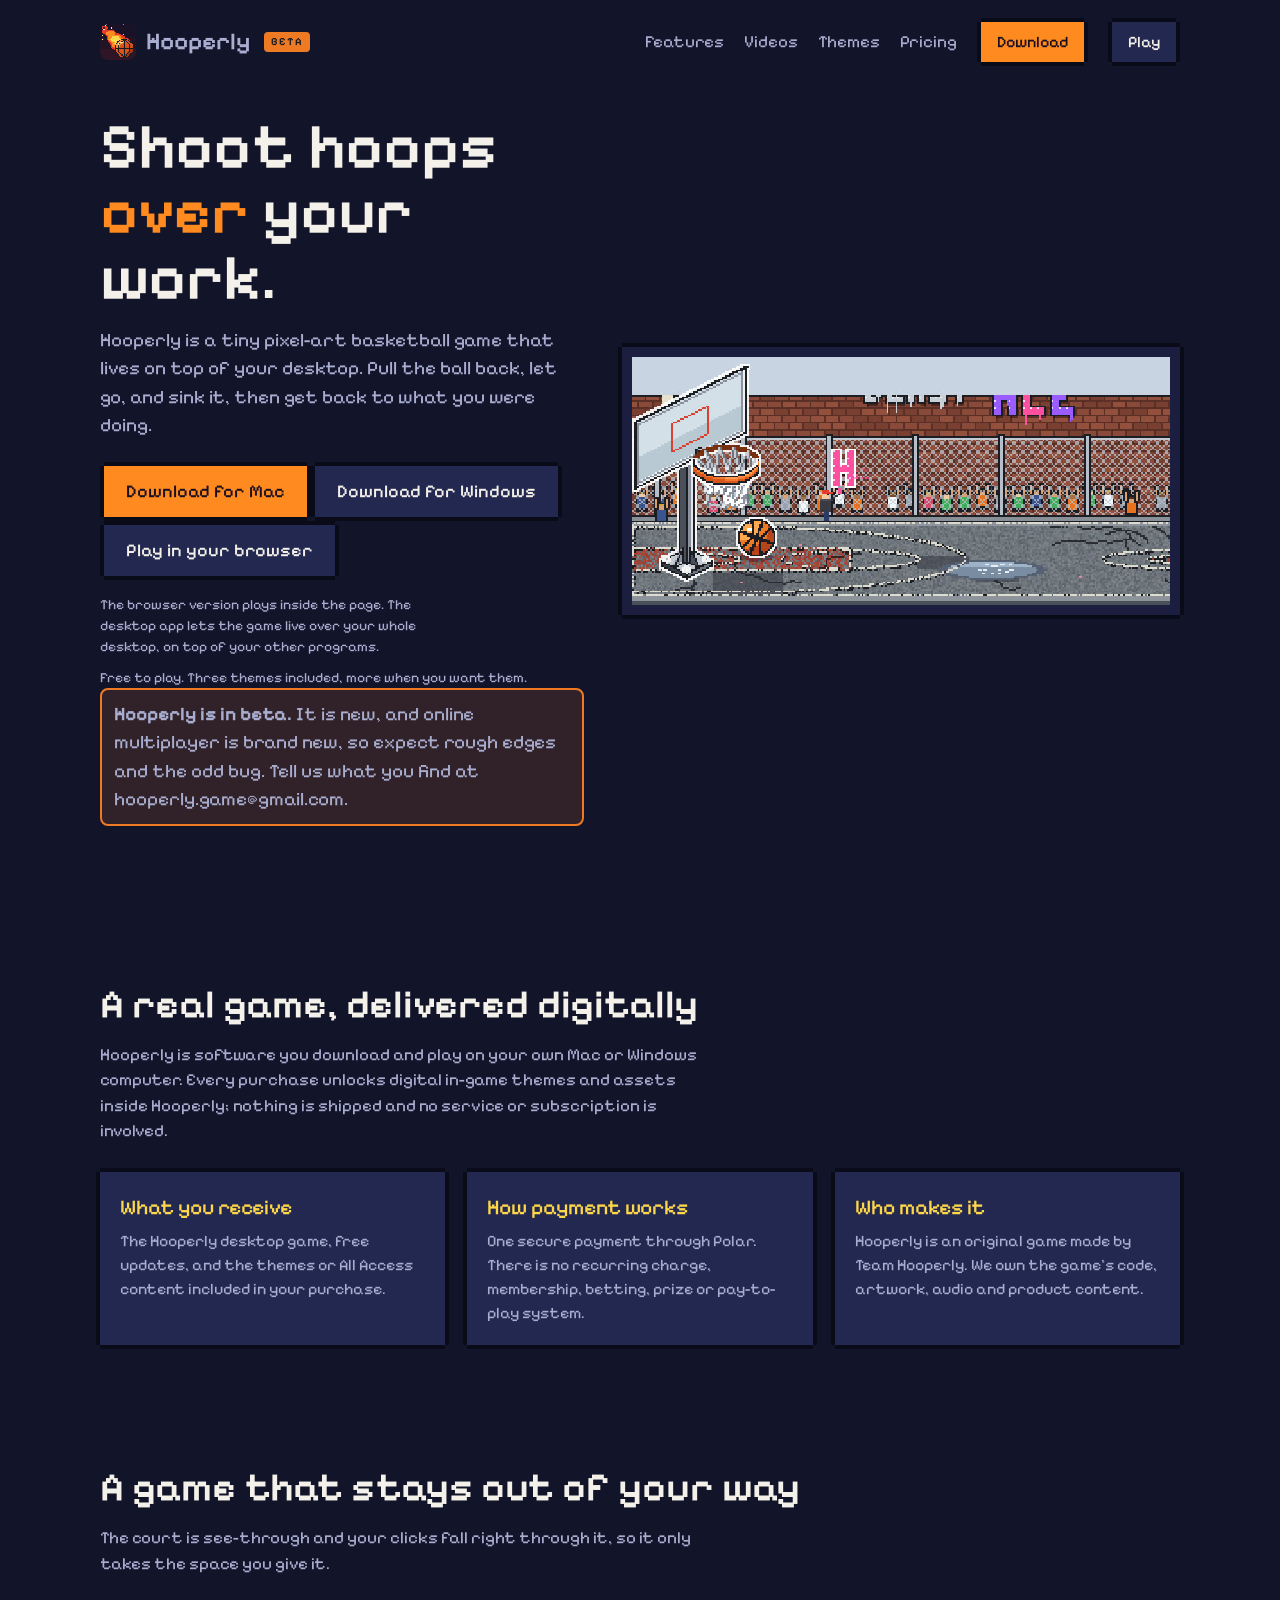
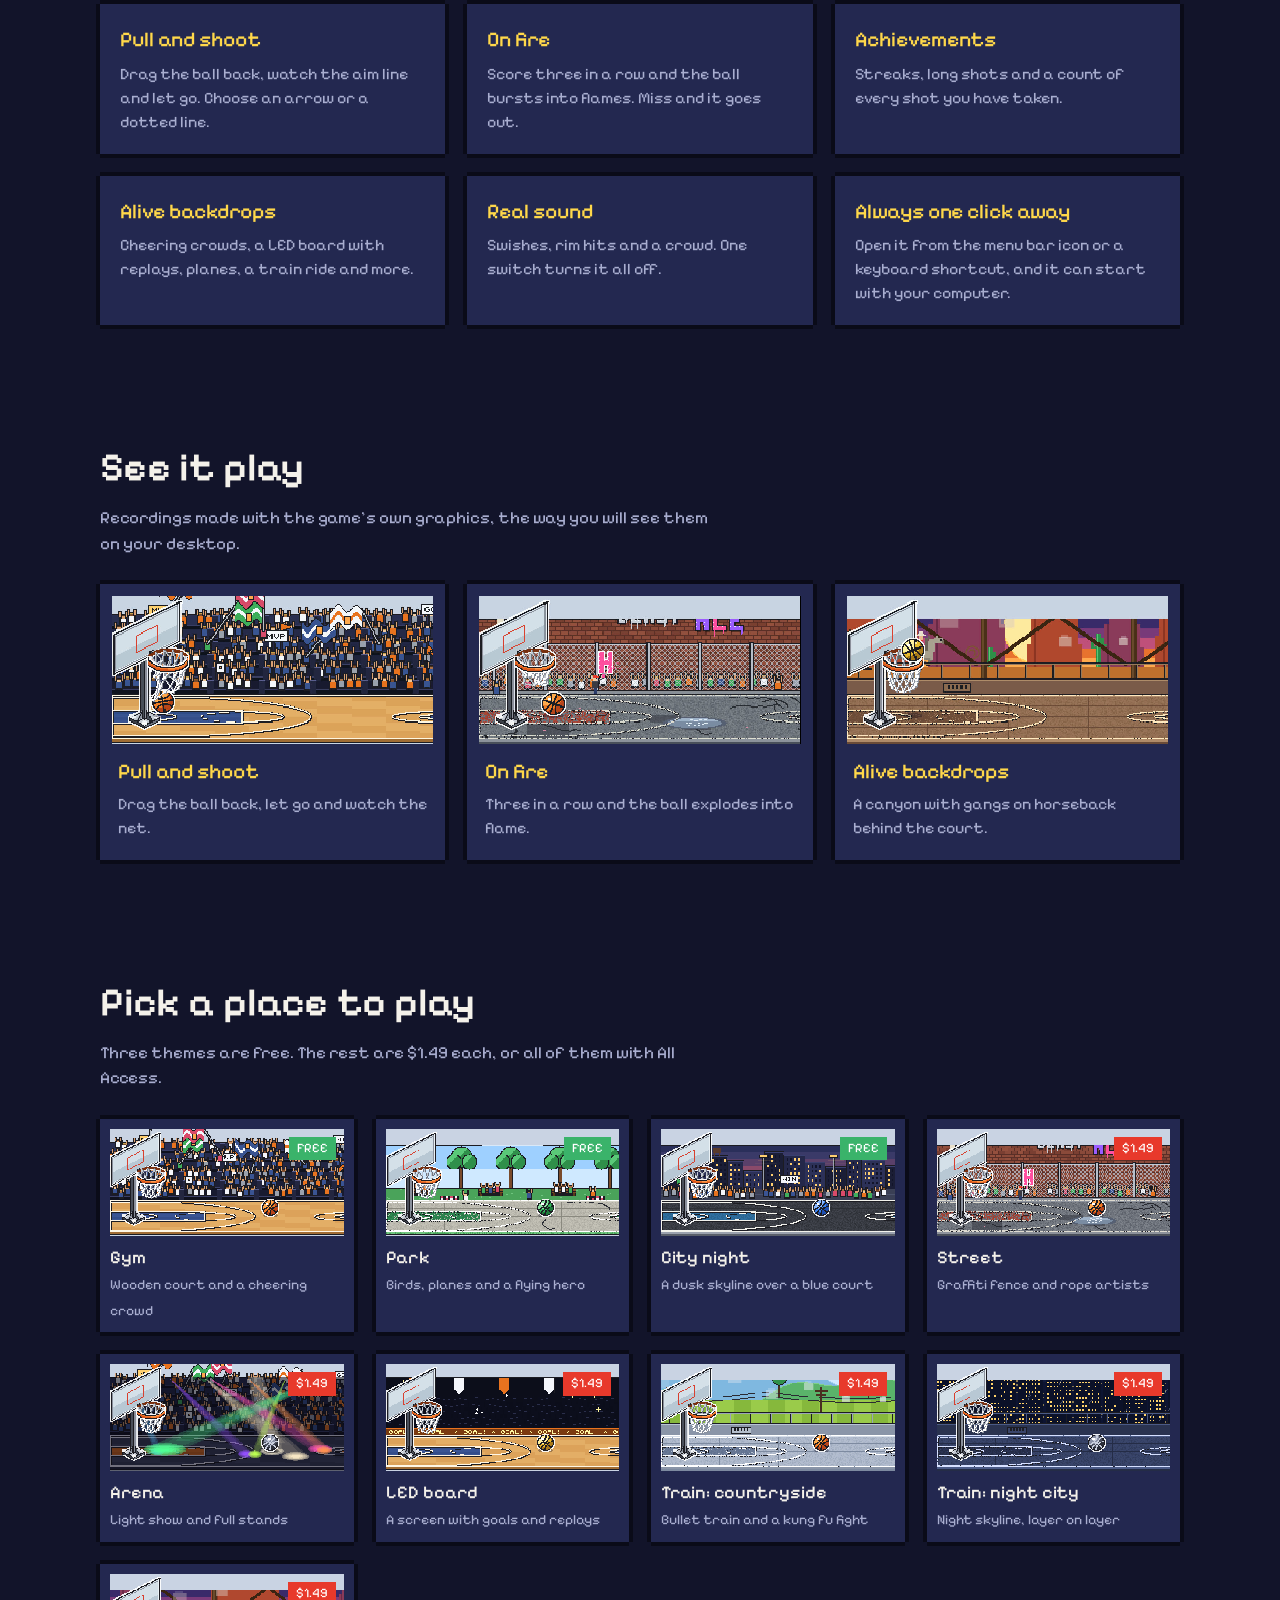
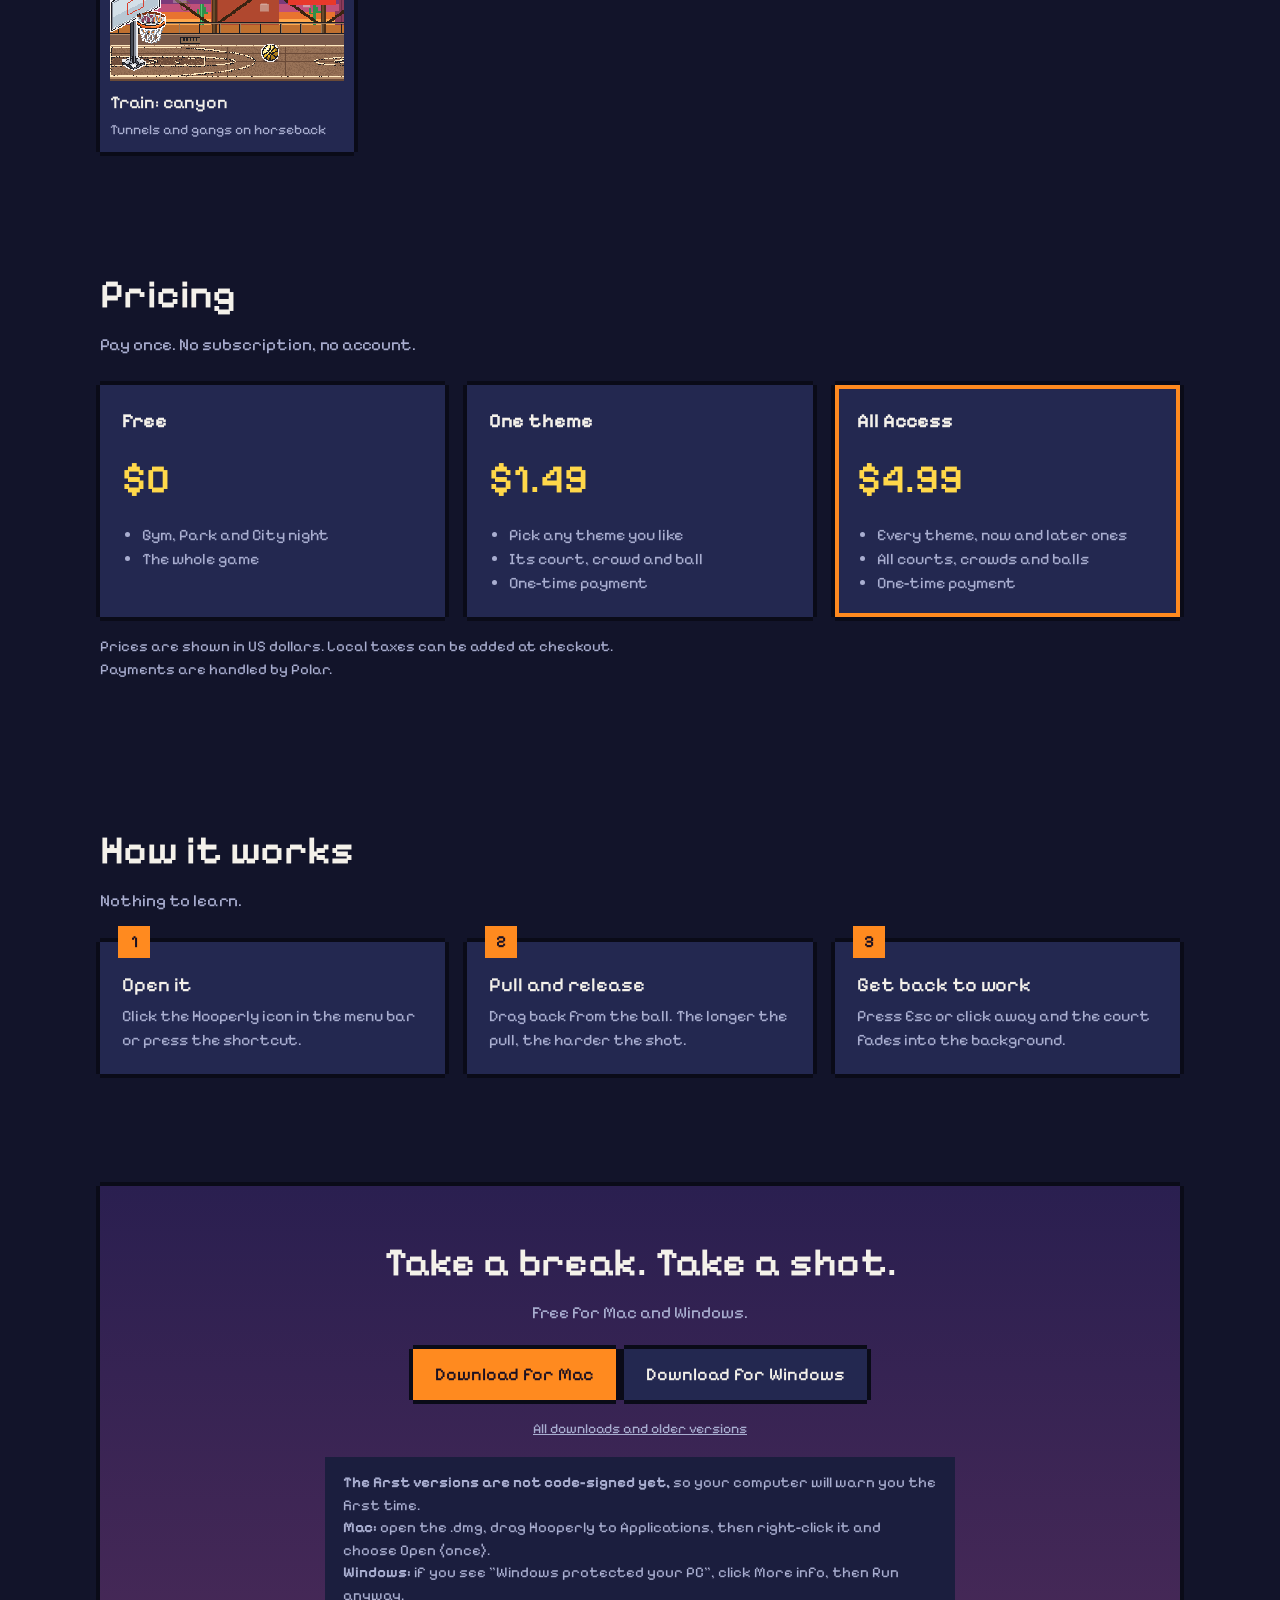
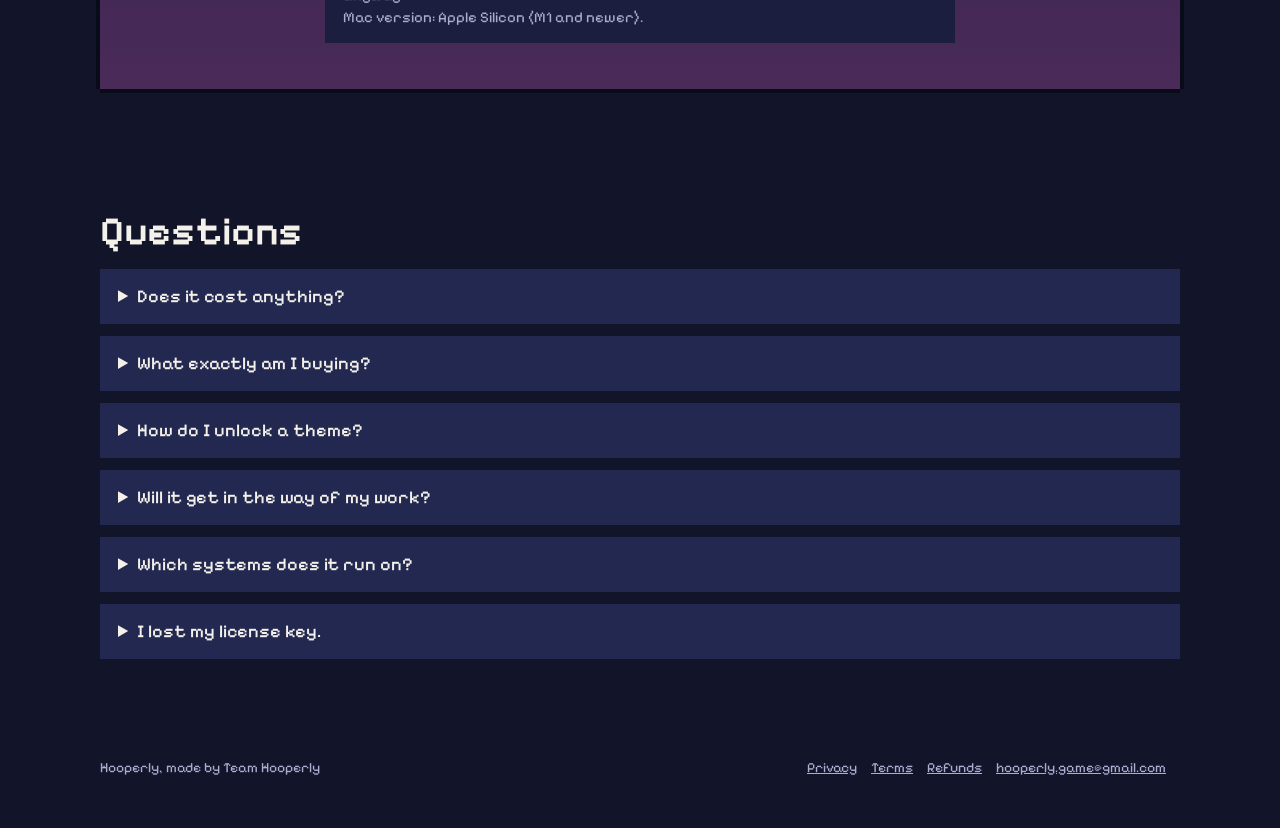
<file: index.html>
<!doctype html>
<html lang="en"><head><meta charset="utf-8"><meta name="viewport" content="width=device-width,initial-scale=1">
<title>Hooperly: a tiny basketball game on top of your desktop</title><meta name="description" content="Hooperly is a tiny pixel-art basketball game that floats over your desktop on Mac and Windows. Pull back, let go, sink it. Free to play.">
<meta property="og:title" content="Hooperly: a tiny basketball game on top of your desktop"><meta property="og:description" content="Hooperly is a tiny pixel-art basketball game that floats over your desktop on Mac and Windows. Pull back, let go, sink it. Free to play."><meta property="og:image" content="img/theme-arena.png">
<link rel="icon" href="img/icon.png">
<link href="https://fonts.googleapis.com/css2?family=Pixelify+Sans:wght@400;500;600&display=swap" rel="stylesheet">
<style>
:root{--bg:#12142a;--bg2:#1b1e3e;--panel:#232850;--line:#0a0b18;--text:#f4f1ea;--mut:#a9aed0;--acc:#ff8a1f;--acc2:#ffd84a;--red:#e8392b;--green:#3ab36a}
*{box-sizing:border-box}html{scroll-behavior:smooth}
body{margin:0;background:var(--bg);color:var(--text);font-family:'Pixelify Sans',ui-monospace,monospace;font-size:17px;line-height:1.5}
img,video{max-width:100%;image-rendering:pixelated;display:block}video{width:100%;background:#000}.clipcard{background:var(--panel);padding:12px}.clipcard h3{margin:12px 6px 4px;font-size:21px;font-weight:500;color:var(--acc2)}.clipcard p{margin:0 6px 8px;color:var(--mut);font-size:16px}
a{color:inherit}
.wrap{max-width:1120px;margin:0 auto;padding:0 20px}
.pxb{box-shadow:-4px 0 0 var(--line),4px 0 0 var(--line),0 -4px 0 var(--line),0 4px 0 var(--line)}
nav{display:flex;align-items:center;gap:20px;padding:18px 0}
nav .logo{display:flex;align-items:center;gap:10px;font-size:24px;font-weight:600;text-decoration:none}
.beta{display:inline-block;font-size:11px;font-weight:600;letter-spacing:.08em;padding:2px 7px;margin-left:4px;background:#ee7a24;color:#1c1c22;border-radius:4px;vertical-align:middle}
.betanote{margin:14px 0 0;padding:10px 12px;background:rgba(238,122,36,.14);border:2px solid #ee7a24;border-radius:8px;font-size:14px;max-width:520px}
nav .logo img{width:36px;height:36px;border-radius:8px}
nav .sp{flex:1}nav a{text-decoration:none;color:var(--mut)}nav a:hover{color:var(--text)}
.btn{display:inline-flex;align-items:center;gap:10px;font:inherit;font-size:18px;font-weight:500;padding:12px 22px;background:var(--acc);color:#1b1022;text-decoration:none;border:0;cursor:pointer;margin:4px}
.btn{position:relative;cursor:pointer}.btn:after{content:"";position:absolute;inset:-4px}.btn.alt{background:var(--panel);color:var(--text)}
.btn:hover{background:var(--acc2);color:#1b1022}.btn.mobile-focus{background:#fff;color:#1b1022}
.hero{display:grid;grid-template-columns:1fr 1.15fr;gap:36px;align-items:center;padding:30px 0 70px}
.hero h1{font-size:clamp(38px,6vw,64px);line-height:1.02;margin:0 0 16px;font-weight:600}
.hero h1 em{font-style:normal;color:var(--acc)}
.hero p{color:var(--mut);font-size:19px;max-width:44ch;margin:0 0 22px}
.hero small{display:block;margin-top:10px;color:var(--mut);font-size:14px}
.stage{background:var(--bg2);padding:10px}
section{padding:56px 0}
h2{font-size:clamp(28px,4vw,40px);margin:0 0 8px;font-weight:600}
h3{margin:0 0 6px}
.lead{color:var(--mut);max-width:62ch;margin:0 0 28px}
.grid3{display:grid;grid-template-columns:repeat(auto-fit,minmax(260px,1fr));gap:22px}
.card{background:var(--panel);padding:20px}
.card h3{font-size:21px;font-weight:500;color:var(--acc2)}
.card p{margin:0;color:var(--mut);font-size:16px}
.themes{display:grid;grid-template-columns:repeat(auto-fit,minmax(230px,1fr));gap:22px}
.th{background:var(--panel);padding:10px;position:relative}
.th b{display:block;font-weight:500;font-size:18px;margin-top:8px}
.th span{color:var(--mut);font-size:14px}
.tag{position:absolute;top:18px;right:18px;padding:2px 8px;font-size:13px;background:var(--red);color:#fff;font-style:normal}
.tag.free{background:var(--green)}
.price{display:grid;grid-template-columns:repeat(auto-fit,minmax(260px,1fr));gap:22px}
.plan{background:var(--panel);padding:22px;display:flex;flex-direction:column;gap:6px}
.plan.hot{outline:4px solid var(--acc);outline-offset:-4px}
.plan .p{font-size:40px;font-weight:600;color:var(--acc2)}
.plan ul{margin:8px 0 0;padding-left:20px;color:var(--mut);font-size:16px}
.steps{display:grid;grid-template-columns:repeat(auto-fit,minmax(240px,1fr));gap:22px;counter-reset:s}
.step{background:var(--panel);padding:22px;position:relative}
.step:before{counter-increment:s;content:counter(s);position:absolute;top:-16px;left:18px;background:var(--acc);color:#1b1022;width:32px;height:32px;display:grid;place-items:center;font-weight:600}
.step h3{margin:6px 0 4px;font-size:20px;font-weight:500}
.step p{margin:0;color:var(--mut);font-size:16px}
.cta{background:linear-gradient(#2a1f50,#4a2a58);padding:46px 24px;text-align:center}
.note{background:var(--bg2);padding:14px 18px;color:var(--mut);font-size:15px;text-align:left;max-width:70ch;margin:18px auto 0}
details{background:var(--panel);padding:14px 18px;margin-bottom:12px}
summary{cursor:pointer;font-weight:500;font-size:18px}
details p{color:var(--mut);margin:10px 0 0}
footer{padding:30px 0 50px;color:var(--mut);font-size:14px;display:flex;gap:18px;flex-wrap:wrap;justify-content:space-between}
footer a{margin-right:14px}
.doc{max-width:760px;padding:30px 20px 60px}
.doc h1{font-size:40px;margin:0 0 6px}.doc h2{font-size:24px;margin:28px 0 6px}.doc p,.doc li{color:var(--mut)}
.doc .when{font-size:14px;margin:0 0 20px}
@media(max-width:820px){.hero{grid-template-columns:1fr}nav a.h{display:none}}
</style><script>(function(){try{if(/[?&]v=\d+/.test(location.search))return;var u=location.href.split("#")[0];fetch(u).then(function(a){return a.text()}).then(function(a){return fetch(u,{cache:"reload"}).then(function(r){return r.text()}).then(function(b){if(a!==b)location.replace(u+(u.indexOf("?")<0?"?":"&")+"v="+Date.now()+location.hash)})}).catch(function(){})}catch(e){}})()</script></head><body><div class="wrap"><nav><a class="logo" href="./"><img src="img/icon.png" alt="">Hooperly<span class="beta">BETA</span></a><div class="sp"></div><a class="h" href="./#features">Features</a><a class="h" href="./#play">Videos</a><a class="h" href="./#themes">Themes</a><a class="h" href="./#pricing">Pricing</a><a class="btn pxb" href="./#download" style="padding:8px 16px;font-size:16px">Download</a><a class="btn alt pxb" href="play/" style="padding:8px 16px;font-size:16px">Play</a></nav></div>
<div class="wrap"><header class="hero">
<div><h1>Shoot hoops <em>over</em> your work.</h1>
<p>Hooperly is a tiny pixel-art basketball game that lives on top of your desktop. Pull the ball back, let go, and sink it, then get back to what you were doing.</p>
<a class="btn pxb" id="b-mac" href="#download">Download for Mac</a><a class="btn alt pxb" id="b-win" href="#download">Download for Windows</a><a class="btn alt pxb" id="b-play" href="play/">Play in your browser</a><p style="margin:14px 0 0;font-size:14px;color:var(--mut)">The browser version plays inside the page. The desktop app lets the game live over your whole desktop, on top of your other programs.</p>
<small>Free to play. Three themes included, more when you want them.</small><p class="betanote"><b>Hooperly is in beta.</b> It is new, and online multiplayer is brand new, so expect rough edges and the odd bug. Tell us what you find at hooperly.game@gmail.com.</p></div>
<div class="stage pxb"><video src="video/fire.mp4" poster="video/fire.jpg" autoplay muted loop playsinline aria-label="Hooperly: the ball catches fire after three goals in a row"></video></div>
</header></div>
<section id="product"><div class="wrap"><h2>A real game, delivered digitally</h2><p class="lead">Hooperly is software you download and play on your own Mac or Windows computer. Every purchase unlocks digital in-game themes and assets inside Hooperly; nothing is shipped and no service or subscription is involved.</p>
<div class="grid3">
<div class="card pxb"><h3>What you receive</h3><p>The Hooperly desktop game, free updates, and the themes or All Access content included in your purchase.</p></div>
<div class="card pxb"><h3>How payment works</h3><p>One secure payment through Polar. There is no recurring charge, membership, betting, prize or pay-to-play system.</p></div>
<div class="card pxb"><h3>Who makes it</h3><p>Hooperly is an original game made by Team Hooperly. We own the game's code, artwork, audio and product content.</p></div>
</div></div></section>
<section id="features"><div class="wrap"><h2>A game that stays out of your way</h2><p class="lead">The court is see-through and your clicks fall right through it, so it only takes the space you give it.</p>
<div class="grid3">
<div class="card pxb"><h3>Pull and shoot</h3><p>Drag the ball back, watch the aim line and let go. Choose an arrow or a dotted line.</p></div>
<div class="card pxb"><h3>On fire</h3><p>Score three in a row and the ball bursts into flames. Miss and it goes out.</p></div>
<div class="card pxb"><h3>Achievements</h3><p>Streaks, long shots and a count of every shot you have taken.</p></div>
<div class="card pxb"><h3>Alive backdrops</h3><p>Cheering crowds, a LED board with replays, planes, a train ride and more.</p></div>
<div class="card pxb"><h3>Real sound</h3><p>Swishes, rim hits and a crowd. One switch turns it all off.</p></div>
<div class="card pxb"><h3>Always one click away</h3><p>Open it from the menu bar icon or a keyboard shortcut, and it can start with your computer.</p></div>
</div></div></section>
<section id="play"><div class="wrap"><h2>See it play</h2><p class="lead">Recordings made with the game's own graphics, the way you will see them on your desktop.</p><div class="grid3">
<div class="clipcard pxb"><video src="video/swish.mp4" poster="video/swish.jpg" autoplay muted loop playsinline></video><h3>Pull and shoot</h3><p>Drag the ball back, let go and watch the net.</p></div>
<div class="clipcard pxb"><video src="video/fire.mp4" poster="video/fire.jpg" autoplay muted loop playsinline></video><h3>On fire</h3><p>Three in a row and the ball explodes into flame.</p></div>
<div class="clipcard pxb"><video src="video/canyon.mp4" poster="video/canyon.jpg" autoplay muted loop playsinline></video><h3>Alive backdrops</h3><p>A canyon with gangs on horseback behind the court.</p></div>
</div></div></section>
<section id="themes"><div class="wrap"><h2>Pick a place to play</h2><p class="lead">Three themes are free. The rest are $1.49 each, or all of them with All Access.</p><div class="themes"><div class="th pxb"><img src="img/theme-gym.png" alt="Gym theme" loading="lazy"><b>Gym</b><span>Wooden court and a cheering crowd</span><i class="tag free">FREE</i></div><div class="th pxb"><img src="img/theme-park.png" alt="Park theme" loading="lazy"><b>Park</b><span>Birds, planes and a flying hero</span><i class="tag free">FREE</i></div><div class="th pxb"><img src="img/theme-city.png" alt="City night theme" loading="lazy"><b>City night</b><span>A dusk skyline over a blue court</span><i class="tag free">FREE</i></div><div class="th pxb"><img src="img/theme-street.png" alt="Street theme" loading="lazy"><b>Street</b><span>Graffiti fence and rope artists</span><i class="tag ">$1.49</i></div><div class="th pxb"><img src="img/theme-arena.png" alt="Arena theme" loading="lazy"><b>Arena</b><span>Light show and full stands</span><i class="tag ">$1.49</i></div><div class="th pxb"><img src="img/theme-led.png" alt="LED board theme" loading="lazy"><b>LED board</b><span>A screen with goals and replays</span><i class="tag ">$1.49</i></div><div class="th pxb"><img src="img/theme-train-day.png" alt="Train: countryside theme" loading="lazy"><b>Train: countryside</b><span>Bullet train and a kung fu fight</span><i class="tag ">$1.49</i></div><div class="th pxb"><img src="img/theme-train-night.png" alt="Train: night city theme" loading="lazy"><b>Train: night city</b><span>Night skyline, layer on layer</span><i class="tag ">$1.49</i></div><div class="th pxb"><img src="img/theme-train-canyon.png" alt="Train: canyon theme" loading="lazy"><b>Train: canyon</b><span>Tunnels and gangs on horseback</span><i class="tag ">$1.49</i></div></div></div></section>
<section id="pricing"><div class="wrap"><h2>Pricing</h2><p class="lead">Pay once. No subscription, no account.</p>
<div class="price">
<div class="plan pxb"><h3>Free</h3><div class="p">$0</div><ul><li>Gym, Park and City night</li><li>The whole game</li></ul></div>
<div class="plan pxb"><h3>One theme</h3><div class="p">$1.49</div><ul><li>Pick any theme you like</li><li>Its court, crowd and ball</li><li>One-time payment</li></ul></div>
<div class="plan hot pxb"><h3>All Access</h3><div class="p">$4.99</div><ul><li>Every theme, now and later ones</li><li>All courts, crowds and balls</li><li>One-time payment</li></ul></div>
</div><p class="lead" style="margin-top:18px;font-size:15px">Prices are shown in US dollars. Local taxes can be added at checkout. Payments are handled by Polar.</p></div></section>
<section id="how"><div class="wrap"><h2>How it works</h2><p class="lead">Nothing to learn.</p><div class="steps">
<div class="step pxb"><h3>Open it</h3><p>Click the Hooperly icon in the menu bar or press the shortcut.</p></div>
<div class="step pxb"><h3>Pull and release</h3><p>Drag back from the ball. The longer the pull, the harder the shot.</p></div>
<div class="step pxb"><h3>Get back to work</h3><p>Press Esc or click away and the court fades into the background.</p></div></div></div></section>
<section id="download"><div class="wrap"><div class="cta pxb"><h2>Take a break. Take a shot.</h2><p class="lead" style="margin:0 auto 20px">Free for Mac and Windows.</p>
<a class="btn pxb" href="https://github.com/Minkenen/Hooperly/releases/latest/download/Hoops-macOS.dmg">Download for Mac</a><a class="btn alt pxb" href="https://github.com/Minkenen/Hooperly/releases/latest/download/Hoops-Windows-setup.exe">Download for Windows</a><p style="margin:14px 0 0;font-size:14px;color:var(--mut)"><a href="https://github.com/Minkenen/Hooperly/releases/latest" style="text-decoration:underline">All downloads and older versions</a></p>
<div class="note"><b>The first versions are not code-signed yet,</b> so your computer will warn you the first time.<br>
<b>Mac:</b> open the .dmg, drag Hooperly to Applications, then right-click it and choose Open (once).<br>
<b>Windows:</b> if you see "Windows protected your PC", click More info, then Run anyway.<br>
Mac version: Apple Silicon (M1 and newer).</div></div></div></section>
<section id="faq"><div class="wrap"><h2>Questions</h2>
<details><summary>Does it cost anything?</summary><p>No. Hooperly is free and comes with three themes. Extra themes are $1.49 each, or $4.99 for all of them. It is a one-time payment.</p></details>
<details><summary>What exactly am I buying?</summary><p>You are buying digital in-game content for Hooperly. Your purchase unlocks themes, courts, crowds and balls in the Hooperly app. No physical product is shipped, and there is no subscription or service contract.</p></details>
<details><summary>How do I unlock a theme?</summary><p>Click a locked theme in Appearance and choose Buy. You get a license key by email. Paste it into the app under "I already have a license".</p></details>
<details><summary>Will it get in the way of my work?</summary><p>No. Clicks pass through the court to the app below, and one key hides everything.</p></details>
<details><summary>Which systems does it run on?</summary><p>macOS (Apple Silicon) and Windows 10 or 11.</p></details>
<details><summary>I lost my license key.</summary><p>Email <a href="mailto:hooperly.game@gmail.com">hooperly.game@gmail.com</a> from the address you bought with and we will resend it.</p></details>
</div></section><div class="wrap"><footer><span>Hooperly, made by Team Hooperly</span><span><a href="privacy.html">Privacy</a><a href="terms.html">Terms</a><a href="refunds.html">Refunds</a><a href="mailto:hooperly.game@gmail.com">hooperly.game@gmail.com</a></span></footer></div><script>(function(){var ua=navigator.userAgent||"",platform=navigator.platform||"",mobile=/Android|iPhone|iPad|iPod|Mobile/i.test(ua)||(/Macintosh/i.test(ua)&&navigator.maxTouchPoints>1),win=/Win/i.test(platform)||/Windows/i.test(ua),m=document.getElementById("b-mac"),w=document.getElementById("b-win"),p=document.getElementById("b-play");if(m&&w){if(win){w.className="btn pxb";m.className="btn alt pxb";m.parentNode.insertBefore(w,m)}else if(!mobile){m.className="btn pxb";w.className="btn alt pxb"}}if(mobile&&p){p.className="btn pxb mobile-focus";if(m)m.className="btn alt pxb";if(w)w.className="btn alt pxb"}})()</script></body></html>
</file>
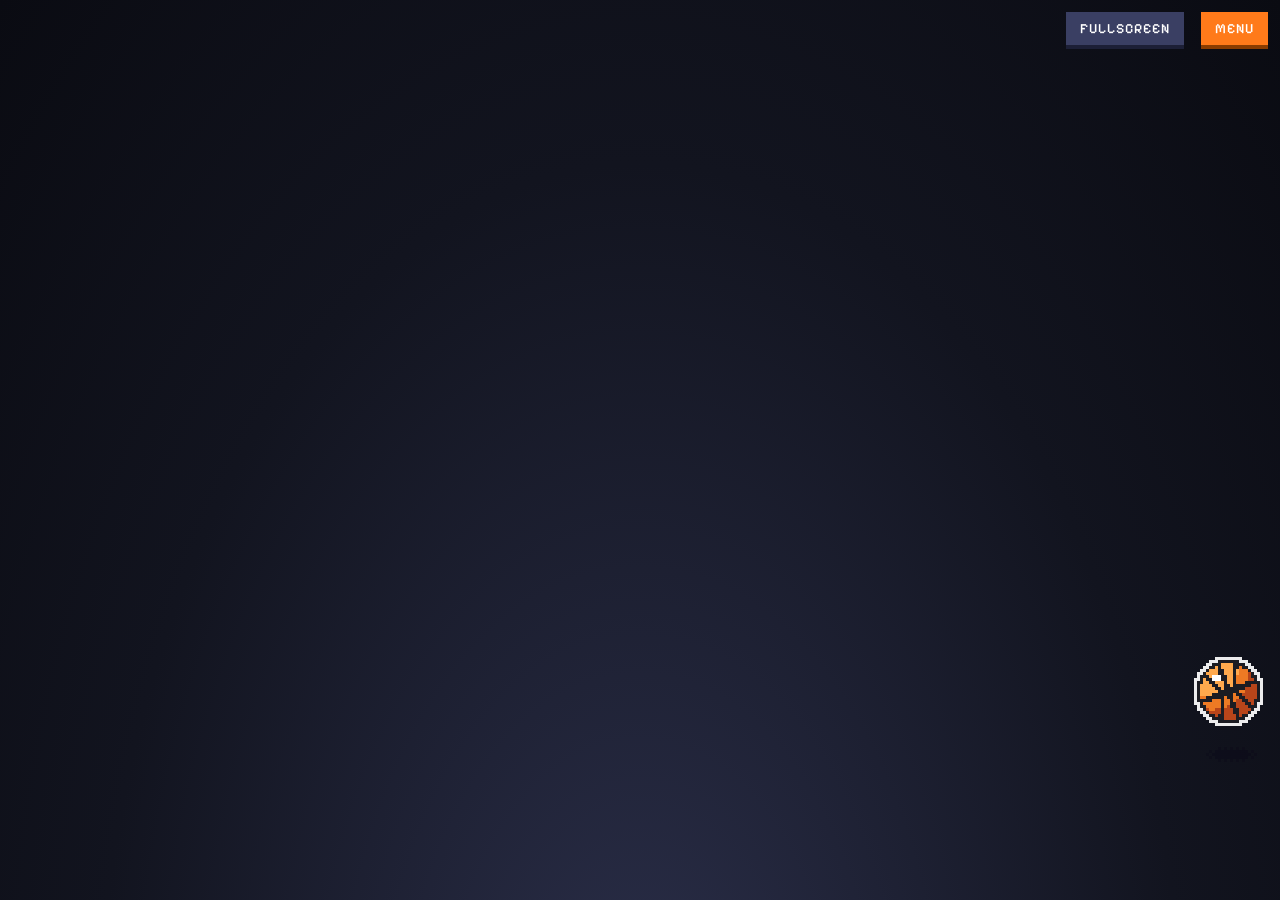
<file: play/index.html>
<!doctype html>
<html lang="sv">
  <head>
    <script>(function(){try{if(/[?&]v=\d+/.test(location.search))return;var u=location.href.split("#")[0];fetch(u).then(function(a){return a.text()}).then(function(a){return fetch(u,{cache:"reload"}).then(function(r){return r.text()}).then(function(b){if(a!==b)location.replace(u+(u.indexOf("?")<0?"?":"&")+"v="+Date.now()+location.hash)})}).catch(function(){})}catch(e){}})()</script>

    <meta charset="UTF-8" />
    <meta name="viewport" content="width=device-width, initial-scale=1.0, maximum-scale=1, user-scalable=no, viewport-fit=cover" />
    <title>Hooperly</title>
    <script type="module" crossorigin src="./assets/index-yZ327VWS.js"></script>
    <link rel="stylesheet" crossorigin href="./assets/index-CjJYZBj8.css">
  </head>
  <body>
    <canvas id="game"></canvas>
    <div id="ui"></div>
  </body>
</html>
</file>
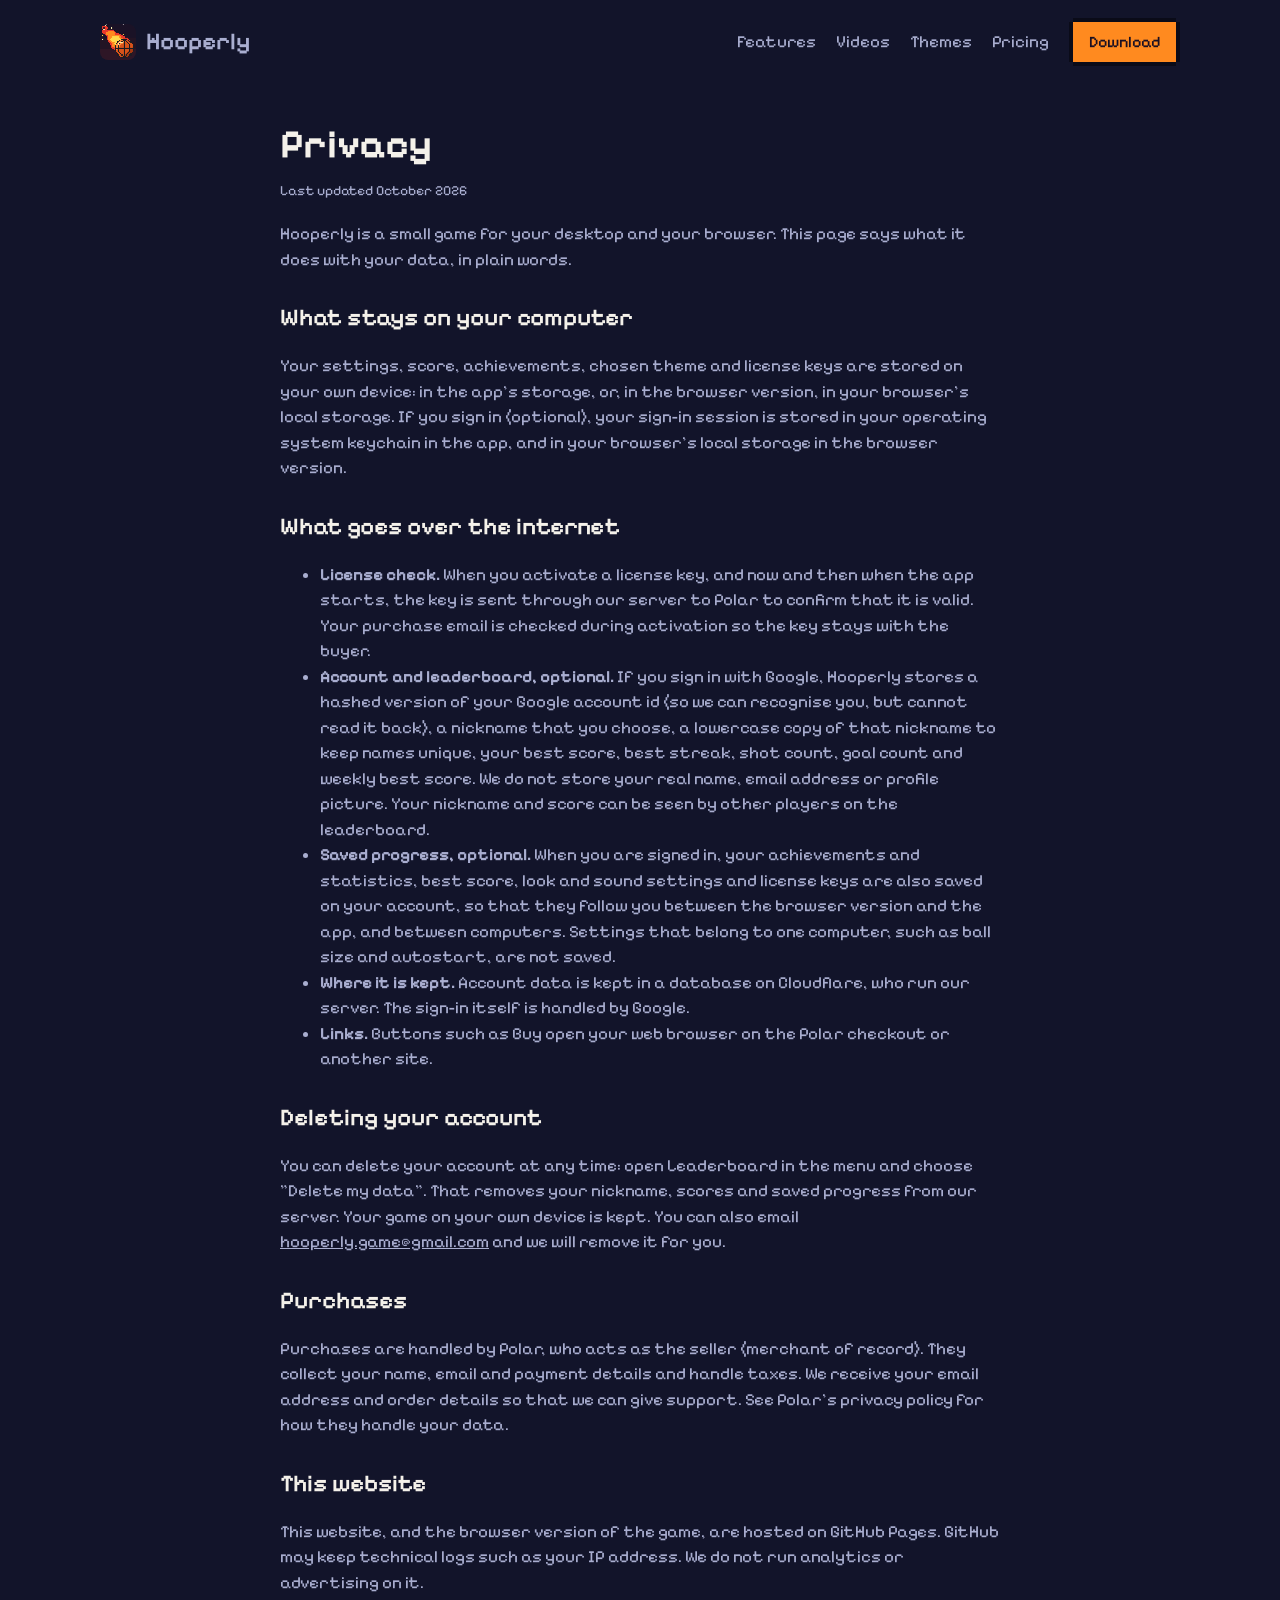
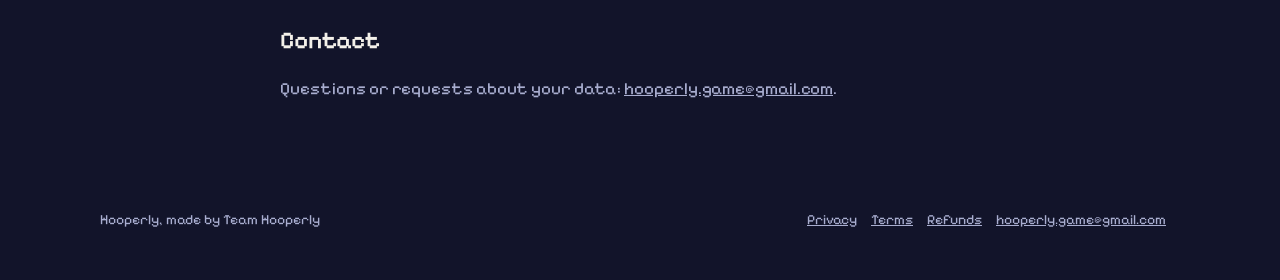
<file: privacy.html>
<!doctype html>
<html lang="en"><head><meta charset="utf-8"><meta name="viewport" content="width=device-width,initial-scale=1">
<title>Privacy - Hooperly</title><meta name="description" content="How Hooperly handles your data.">
<meta property="og:title" content="Privacy - Hooperly"><meta property="og:description" content="How Hooperly handles your data."><meta property="og:image" content="img/theme-arena.png">
<link rel="icon" href="img/icon.png">
<link href="https://fonts.googleapis.com/css2?family=Pixelify+Sans:wght@400;500;600&display=swap" rel="stylesheet">
<style>
:root{--bg:#12142a;--bg2:#1b1e3e;--panel:#232850;--line:#0a0b18;--text:#f4f1ea;--mut:#a9aed0;--acc:#ff8a1f;--acc2:#ffd84a;--red:#e8392b;--green:#3ab36a}
*{box-sizing:border-box}html{scroll-behavior:smooth}
body{margin:0;background:var(--bg);color:var(--text);font-family:'Pixelify Sans',ui-monospace,monospace;font-size:17px;line-height:1.5}
img,video{max-width:100%;image-rendering:pixelated;display:block}video{width:100%;background:#000}.clipcard{background:var(--panel);padding:12px}.clipcard h3{margin:12px 6px 4px;font-size:21px;font-weight:500;color:var(--acc2)}.clipcard p{margin:0 6px 8px;color:var(--mut);font-size:16px}
a{color:inherit}
.wrap{max-width:1120px;margin:0 auto;padding:0 20px}
.pxb{box-shadow:-4px 0 0 var(--line),4px 0 0 var(--line),0 -4px 0 var(--line),0 4px 0 var(--line)}
nav{display:flex;align-items:center;gap:20px;padding:18px 0}
nav .logo{display:flex;align-items:center;gap:10px;font-size:24px;font-weight:600;text-decoration:none}
nav .logo img{width:36px;height:36px;border-radius:8px}
nav .sp{flex:1}nav a{text-decoration:none;color:var(--mut)}nav a:hover{color:var(--text)}
.btn{display:inline-flex;align-items:center;gap:10px;font:inherit;font-size:18px;font-weight:500;padding:12px 22px;background:var(--acc);color:#1b1022;text-decoration:none;border:0;cursor:pointer;margin:4px}
.btn{position:relative;cursor:pointer}.btn:after{content:"";position:absolute;inset:-4px}.btn.alt{background:var(--panel);color:var(--text)}
.btn:hover{background:var(--acc2);color:#1b1022}
.hero{display:grid;grid-template-columns:1fr 1.15fr;gap:36px;align-items:center;padding:30px 0 70px}
.hero h1{font-size:clamp(38px,6vw,64px);line-height:1.02;margin:0 0 16px;font-weight:600}
.hero h1 em{font-style:normal;color:var(--acc)}
.hero p{color:var(--mut);font-size:19px;max-width:44ch;margin:0 0 22px}
.hero small{display:block;margin-top:10px;color:var(--mut);font-size:14px}
.stage{background:var(--bg2);padding:10px}
section{padding:56px 0}
h2{font-size:clamp(28px,4vw,40px);margin:0 0 8px;font-weight:600}
h3{margin:0 0 6px}
.lead{color:var(--mut);max-width:62ch;margin:0 0 28px}
.grid3{display:grid;grid-template-columns:repeat(auto-fit,minmax(260px,1fr));gap:22px}
.card{background:var(--panel);padding:20px}
.card h3{font-size:21px;font-weight:500;color:var(--acc2)}
.card p{margin:0;color:var(--mut);font-size:16px}
.themes{display:grid;grid-template-columns:repeat(auto-fit,minmax(230px,1fr));gap:22px}
.th{background:var(--panel);padding:10px;position:relative}
.th b{display:block;font-weight:500;font-size:18px;margin-top:8px}
.th span{color:var(--mut);font-size:14px}
.tag{position:absolute;top:18px;right:18px;padding:2px 8px;font-size:13px;background:var(--red);color:#fff;font-style:normal}
.tag.free{background:var(--green)}
.price{display:grid;grid-template-columns:repeat(auto-fit,minmax(260px,1fr));gap:22px}
.plan{background:var(--panel);padding:22px;display:flex;flex-direction:column;gap:6px}
.plan.hot{outline:4px solid var(--acc);outline-offset:-4px}
.plan .p{font-size:40px;font-weight:600;color:var(--acc2)}
.plan ul{margin:8px 0 0;padding-left:20px;color:var(--mut);font-size:16px}
.steps{display:grid;grid-template-columns:repeat(auto-fit,minmax(240px,1fr));gap:22px;counter-reset:s}
.step{background:var(--panel);padding:22px;position:relative}
.step:before{counter-increment:s;content:counter(s);position:absolute;top:-16px;left:18px;background:var(--acc);color:#1b1022;width:32px;height:32px;display:grid;place-items:center;font-weight:600}
.step h3{margin:6px 0 4px;font-size:20px;font-weight:500}
.step p{margin:0;color:var(--mut);font-size:16px}
.cta{background:linear-gradient(#2a1f50,#4a2a58);padding:46px 24px;text-align:center}
.note{background:var(--bg2);padding:14px 18px;color:var(--mut);font-size:15px;text-align:left;max-width:70ch;margin:18px auto 0}
details{background:var(--panel);padding:14px 18px;margin-bottom:12px}
summary{cursor:pointer;font-weight:500;font-size:18px}
details p{color:var(--mut);margin:10px 0 0}
footer{padding:30px 0 50px;color:var(--mut);font-size:14px;display:flex;gap:18px;flex-wrap:wrap;justify-content:space-between}
footer a{margin-right:14px}
.doc{max-width:760px;padding:30px 20px 60px}
.doc h1{font-size:40px;margin:0 0 6px}.doc h2{font-size:24px;margin:28px 0 6px}.doc p,.doc li{color:var(--mut)}
.doc .when{font-size:14px;margin:0 0 20px}
@media(max-width:820px){.hero{grid-template-columns:1fr}nav a.h{display:none}}
</style><script>(function(){try{if(/[?&]v=\d+/.test(location.search))return;var u=location.href.split("#")[0];fetch(u).then(function(a){return a.text()}).then(function(a){return fetch(u,{cache:"reload"}).then(function(r){return r.text()}).then(function(b){if(a!==b)location.replace(u+(u.indexOf("?")<0?"?":"&")+"v="+Date.now()+location.hash)})}).catch(function(){})}catch(e){}})()</script></head><body><div class="wrap"><nav><a class="logo" href="./"><img src="img/icon.png" alt="">Hooperly</a><div class="sp"></div><a class="h" href="./#features">Features</a><a class="h" href="./#play">Videos</a><a class="h" href="./#themes">Themes</a><a class="h" href="./#pricing">Pricing</a><a class="btn pxb" href="./#download" style="padding:8px 16px;font-size:16px">Download</a></nav></div><div class="wrap doc"><h1>Privacy</h1><p class="when">Last updated October 2026</p>
<p>Hooperly is a small game for your desktop and your browser. This page says what it does with your data, in plain words.</p>
<h2>What stays on your computer</h2><p>Your settings, score, achievements, chosen theme and license keys are stored on your own device: in the app's storage, or, in the browser version, in your browser's local storage. If you sign in (optional), your sign-in session is stored in your operating system keychain in the app, and in your browser's local storage in the browser version.</p>
<h2>What goes over the internet</h2><ul><li><b>License check.</b> When you activate a license key, and now and then when the app starts, the key is sent through our server to Polar to confirm that it is valid. Your purchase email is checked during activation so the key stays with the buyer.</li><li><b>Account and leaderboard, optional.</b> If you sign in with Google, Hooperly stores a hashed version of your Google account id (so we can recognise you, but cannot read it back), a nickname that you choose, a lowercase copy of that nickname to keep names unique, your best score, best streak, shot count, goal count and weekly best score. We do not store your real name, email address or profile picture. Your nickname and score can be seen by other players on the leaderboard.</li><li><b>Saved progress, optional.</b> When you are signed in, your achievements and statistics, best score, look and sound settings and license keys are also saved on your account, so that they follow you between the browser version and the app, and between computers. Settings that belong to one computer, such as ball size and autostart, are not saved.</li><li><b>Where it is kept.</b> Account data is kept in a database on Cloudflare, who run our server. The sign-in itself is handled by Google.</li><li><b>Links.</b> Buttons such as Buy open your web browser on the Polar checkout or another site.</li></ul>
<h2>Deleting your account</h2><p>You can delete your account at any time: open Leaderboard in the menu and choose "Delete my data". That removes your nickname, scores and saved progress from our server. Your game on your own device is kept. You can also email <a href="mailto:hooperly.game@gmail.com">hooperly.game@gmail.com</a> and we will remove it for you.</p><h2>Purchases</h2><p>Purchases are handled by Polar, who acts as the seller (merchant of record). They collect your name, email and payment details and handle taxes. We receive your email address and order details so that we can give support. See Polar's privacy policy for how they handle your data.</p>
<h2>This website</h2><p>This website, and the browser version of the game, are hosted on GitHub Pages. GitHub may keep technical logs such as your IP address. We do not run analytics or advertising on it.</p>
<h2>Contact</h2><p>Questions or requests about your data: <a href="mailto:hooperly.game@gmail.com">hooperly.game@gmail.com</a>.</p></div><div class="wrap"><footer><span>Hooperly, made by Team Hooperly</span><span><a href="privacy.html">Privacy</a><a href="terms.html">Terms</a><a href="refunds.html">Refunds</a><a href="mailto:hooperly.game@gmail.com">hooperly.game@gmail.com</a></span></footer></div></body></html>
</file>
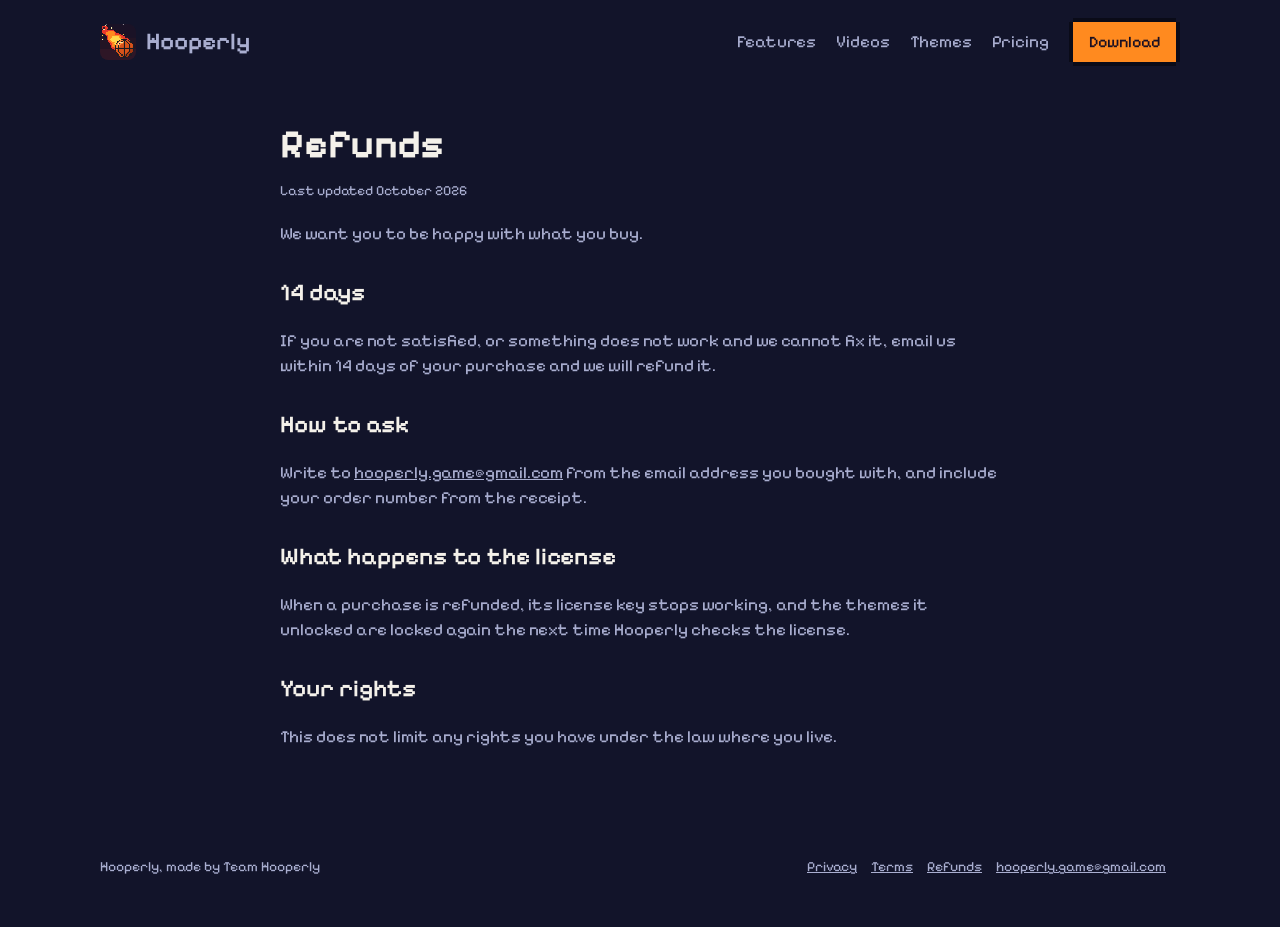
<file: refunds.html>
<!doctype html>
<html lang="en"><head><meta charset="utf-8"><meta name="viewport" content="width=device-width,initial-scale=1">
<title>Refunds - Hooperly</title><meta name="description" content="Refund policy for Hooperly purchases.">
<meta property="og:title" content="Refunds - Hooperly"><meta property="og:description" content="Refund policy for Hooperly purchases."><meta property="og:image" content="img/theme-arena.png">
<link rel="icon" href="img/icon.png">
<link href="https://fonts.googleapis.com/css2?family=Pixelify+Sans:wght@400;500;600&display=swap" rel="stylesheet">
<style>
:root{--bg:#12142a;--bg2:#1b1e3e;--panel:#232850;--line:#0a0b18;--text:#f4f1ea;--mut:#a9aed0;--acc:#ff8a1f;--acc2:#ffd84a;--red:#e8392b;--green:#3ab36a}
*{box-sizing:border-box}html{scroll-behavior:smooth}
body{margin:0;background:var(--bg);color:var(--text);font-family:'Pixelify Sans',ui-monospace,monospace;font-size:17px;line-height:1.5}
img,video{max-width:100%;image-rendering:pixelated;display:block}video{width:100%;background:#000}.clipcard{background:var(--panel);padding:12px}.clipcard h3{margin:12px 6px 4px;font-size:21px;font-weight:500;color:var(--acc2)}.clipcard p{margin:0 6px 8px;color:var(--mut);font-size:16px}
a{color:inherit}
.wrap{max-width:1120px;margin:0 auto;padding:0 20px}
.pxb{box-shadow:-4px 0 0 var(--line),4px 0 0 var(--line),0 -4px 0 var(--line),0 4px 0 var(--line)}
nav{display:flex;align-items:center;gap:20px;padding:18px 0}
nav .logo{display:flex;align-items:center;gap:10px;font-size:24px;font-weight:600;text-decoration:none}
nav .logo img{width:36px;height:36px;border-radius:8px}
nav .sp{flex:1}nav a{text-decoration:none;color:var(--mut)}nav a:hover{color:var(--text)}
.btn{display:inline-flex;align-items:center;gap:10px;font:inherit;font-size:18px;font-weight:500;padding:12px 22px;background:var(--acc);color:#1b1022;text-decoration:none;border:0;cursor:pointer;margin:4px}
.btn{position:relative;cursor:pointer}.btn:after{content:"";position:absolute;inset:-4px}.btn.alt{background:var(--panel);color:var(--text)}
.btn:hover{background:var(--acc2);color:#1b1022}
.hero{display:grid;grid-template-columns:1fr 1.15fr;gap:36px;align-items:center;padding:30px 0 70px}
.hero h1{font-size:clamp(38px,6vw,64px);line-height:1.02;margin:0 0 16px;font-weight:600}
.hero h1 em{font-style:normal;color:var(--acc)}
.hero p{color:var(--mut);font-size:19px;max-width:44ch;margin:0 0 22px}
.hero small{display:block;margin-top:10px;color:var(--mut);font-size:14px}
.stage{background:var(--bg2);padding:10px}
section{padding:56px 0}
h2{font-size:clamp(28px,4vw,40px);margin:0 0 8px;font-weight:600}
h3{margin:0 0 6px}
.lead{color:var(--mut);max-width:62ch;margin:0 0 28px}
.grid3{display:grid;grid-template-columns:repeat(auto-fit,minmax(260px,1fr));gap:22px}
.card{background:var(--panel);padding:20px}
.card h3{font-size:21px;font-weight:500;color:var(--acc2)}
.card p{margin:0;color:var(--mut);font-size:16px}
.themes{display:grid;grid-template-columns:repeat(auto-fit,minmax(230px,1fr));gap:22px}
.th{background:var(--panel);padding:10px;position:relative}
.th b{display:block;font-weight:500;font-size:18px;margin-top:8px}
.th span{color:var(--mut);font-size:14px}
.tag{position:absolute;top:18px;right:18px;padding:2px 8px;font-size:13px;background:var(--red);color:#fff;font-style:normal}
.tag.free{background:var(--green)}
.price{display:grid;grid-template-columns:repeat(auto-fit,minmax(260px,1fr));gap:22px}
.plan{background:var(--panel);padding:22px;display:flex;flex-direction:column;gap:6px}
.plan.hot{outline:4px solid var(--acc);outline-offset:-4px}
.plan .p{font-size:40px;font-weight:600;color:var(--acc2)}
.plan ul{margin:8px 0 0;padding-left:20px;color:var(--mut);font-size:16px}
.steps{display:grid;grid-template-columns:repeat(auto-fit,minmax(240px,1fr));gap:22px;counter-reset:s}
.step{background:var(--panel);padding:22px;position:relative}
.step:before{counter-increment:s;content:counter(s);position:absolute;top:-16px;left:18px;background:var(--acc);color:#1b1022;width:32px;height:32px;display:grid;place-items:center;font-weight:600}
.step h3{margin:6px 0 4px;font-size:20px;font-weight:500}
.step p{margin:0;color:var(--mut);font-size:16px}
.cta{background:linear-gradient(#2a1f50,#4a2a58);padding:46px 24px;text-align:center}
.note{background:var(--bg2);padding:14px 18px;color:var(--mut);font-size:15px;text-align:left;max-width:70ch;margin:18px auto 0}
details{background:var(--panel);padding:14px 18px;margin-bottom:12px}
summary{cursor:pointer;font-weight:500;font-size:18px}
details p{color:var(--mut);margin:10px 0 0}
footer{padding:30px 0 50px;color:var(--mut);font-size:14px;display:flex;gap:18px;flex-wrap:wrap;justify-content:space-between}
footer a{margin-right:14px}
.doc{max-width:760px;padding:30px 20px 60px}
.doc h1{font-size:40px;margin:0 0 6px}.doc h2{font-size:24px;margin:28px 0 6px}.doc p,.doc li{color:var(--mut)}
.doc .when{font-size:14px;margin:0 0 20px}
@media(max-width:820px){.hero{grid-template-columns:1fr}nav a.h{display:none}}
</style><script>(function(){try{if(/[?&]v=\d+/.test(location.search))return;var u=location.href.split("#")[0];fetch(u).then(function(a){return a.text()}).then(function(a){return fetch(u,{cache:"reload"}).then(function(r){return r.text()}).then(function(b){if(a!==b)location.replace(u+(u.indexOf("?")<0?"?":"&")+"v="+Date.now()+location.hash)})}).catch(function(){})}catch(e){}})()</script></head><body><div class="wrap"><nav><a class="logo" href="./"><img src="img/icon.png" alt="">Hooperly</a><div class="sp"></div><a class="h" href="./#features">Features</a><a class="h" href="./#play">Videos</a><a class="h" href="./#themes">Themes</a><a class="h" href="./#pricing">Pricing</a><a class="btn pxb" href="./#download" style="padding:8px 16px;font-size:16px">Download</a></nav></div><div class="wrap doc"><h1>Refunds</h1><p class="when">Last updated October 2026</p>
<p>We want you to be happy with what you buy.</p>
<h2>14 days</h2><p>If you are not satisfied, or something does not work and we cannot fix it, email us within 14 days of your purchase and we will refund it.</p>
<h2>How to ask</h2><p>Write to <a href="mailto:hooperly.game@gmail.com">hooperly.game@gmail.com</a> from the email address you bought with, and include your order number from the receipt.</p>
<h2>What happens to the license</h2><p>When a purchase is refunded, its license key stops working, and the themes it unlocked are locked again the next time Hooperly checks the license.</p>
<h2>Your rights</h2><p>This does not limit any rights you have under the law where you live.</p></div><div class="wrap"><footer><span>Hooperly, made by Team Hooperly</span><span><a href="privacy.html">Privacy</a><a href="terms.html">Terms</a><a href="refunds.html">Refunds</a><a href="mailto:hooperly.game@gmail.com">hooperly.game@gmail.com</a></span></footer></div></body></html>
</file>
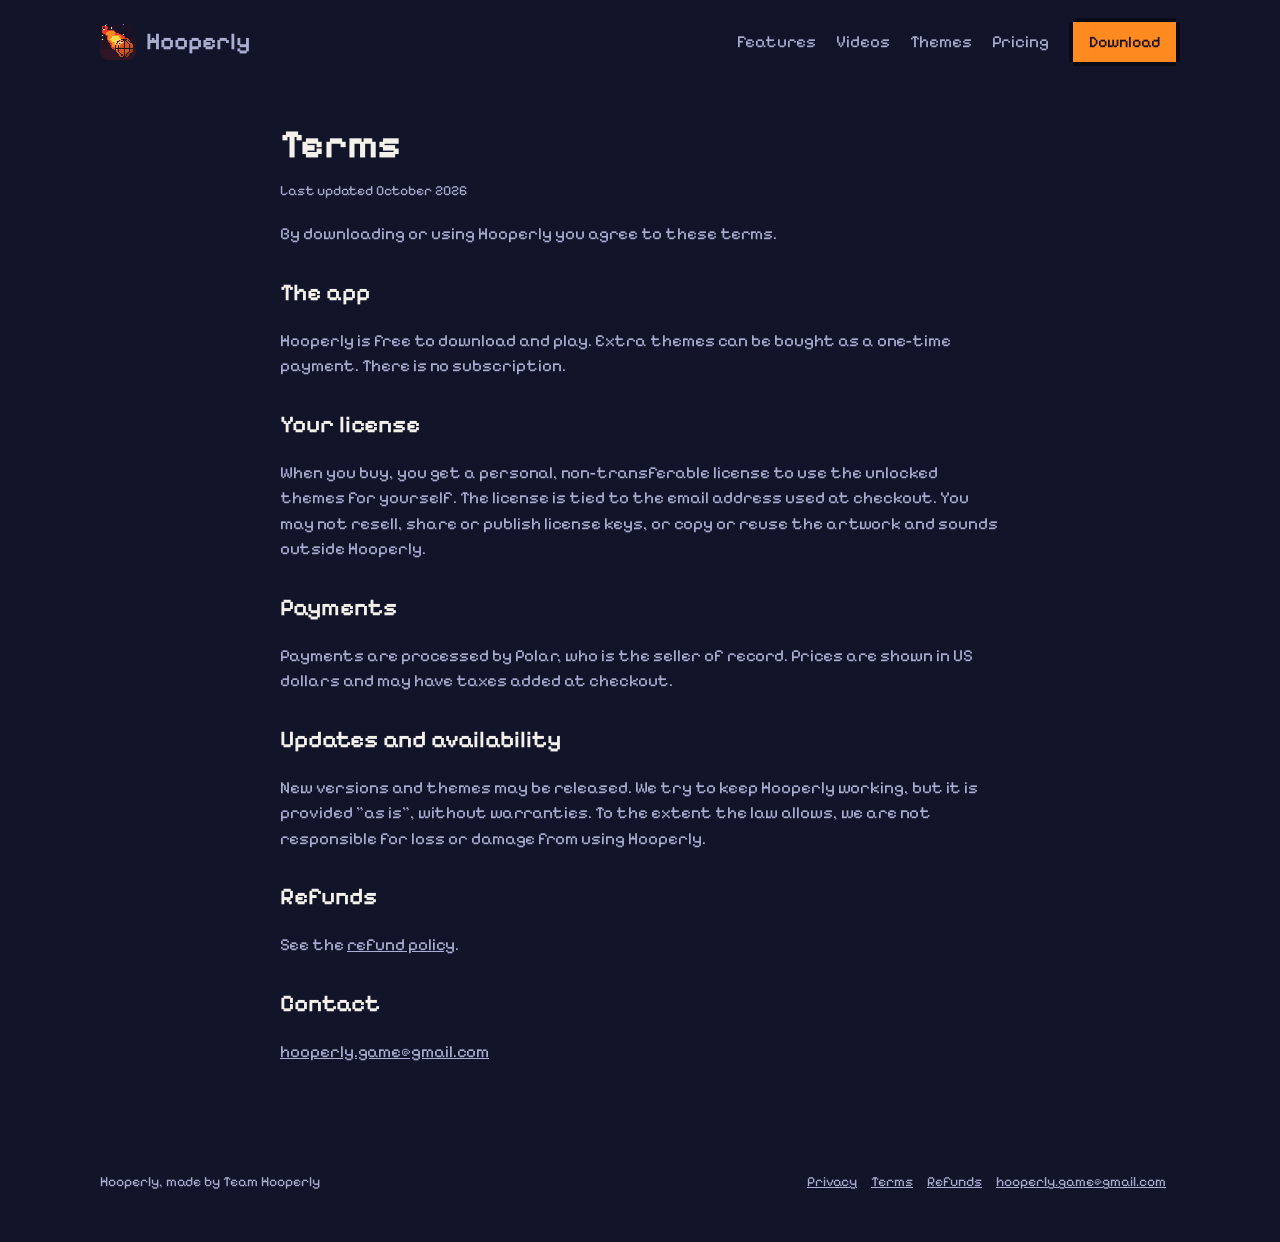
<file: terms.html>
<!doctype html>
<html lang="en"><head><meta charset="utf-8"><meta name="viewport" content="width=device-width,initial-scale=1">
<title>Terms - Hooperly</title><meta name="description" content="Terms of use for Hooperly.">
<meta property="og:title" content="Terms - Hooperly"><meta property="og:description" content="Terms of use for Hooperly."><meta property="og:image" content="img/theme-arena.png">
<link rel="icon" href="img/icon.png">
<link href="https://fonts.googleapis.com/css2?family=Pixelify+Sans:wght@400;500;600&display=swap" rel="stylesheet">
<style>
:root{--bg:#12142a;--bg2:#1b1e3e;--panel:#232850;--line:#0a0b18;--text:#f4f1ea;--mut:#a9aed0;--acc:#ff8a1f;--acc2:#ffd84a;--red:#e8392b;--green:#3ab36a}
*{box-sizing:border-box}html{scroll-behavior:smooth}
body{margin:0;background:var(--bg);color:var(--text);font-family:'Pixelify Sans',ui-monospace,monospace;font-size:17px;line-height:1.5}
img,video{max-width:100%;image-rendering:pixelated;display:block}video{width:100%;background:#000}.clipcard{background:var(--panel);padding:12px}.clipcard h3{margin:12px 6px 4px;font-size:21px;font-weight:500;color:var(--acc2)}.clipcard p{margin:0 6px 8px;color:var(--mut);font-size:16px}
a{color:inherit}
.wrap{max-width:1120px;margin:0 auto;padding:0 20px}
.pxb{box-shadow:-4px 0 0 var(--line),4px 0 0 var(--line),0 -4px 0 var(--line),0 4px 0 var(--line)}
nav{display:flex;align-items:center;gap:20px;padding:18px 0}
nav .logo{display:flex;align-items:center;gap:10px;font-size:24px;font-weight:600;text-decoration:none}
nav .logo img{width:36px;height:36px;border-radius:8px}
nav .sp{flex:1}nav a{text-decoration:none;color:var(--mut)}nav a:hover{color:var(--text)}
.btn{display:inline-flex;align-items:center;gap:10px;font:inherit;font-size:18px;font-weight:500;padding:12px 22px;background:var(--acc);color:#1b1022;text-decoration:none;border:0;cursor:pointer;margin:4px}
.btn{position:relative;cursor:pointer}.btn:after{content:"";position:absolute;inset:-4px}.btn.alt{background:var(--panel);color:var(--text)}
.btn:hover{background:var(--acc2);color:#1b1022}
.hero{display:grid;grid-template-columns:1fr 1.15fr;gap:36px;align-items:center;padding:30px 0 70px}
.hero h1{font-size:clamp(38px,6vw,64px);line-height:1.02;margin:0 0 16px;font-weight:600}
.hero h1 em{font-style:normal;color:var(--acc)}
.hero p{color:var(--mut);font-size:19px;max-width:44ch;margin:0 0 22px}
.hero small{display:block;margin-top:10px;color:var(--mut);font-size:14px}
.stage{background:var(--bg2);padding:10px}
section{padding:56px 0}
h2{font-size:clamp(28px,4vw,40px);margin:0 0 8px;font-weight:600}
h3{margin:0 0 6px}
.lead{color:var(--mut);max-width:62ch;margin:0 0 28px}
.grid3{display:grid;grid-template-columns:repeat(auto-fit,minmax(260px,1fr));gap:22px}
.card{background:var(--panel);padding:20px}
.card h3{font-size:21px;font-weight:500;color:var(--acc2)}
.card p{margin:0;color:var(--mut);font-size:16px}
.themes{display:grid;grid-template-columns:repeat(auto-fit,minmax(230px,1fr));gap:22px}
.th{background:var(--panel);padding:10px;position:relative}
.th b{display:block;font-weight:500;font-size:18px;margin-top:8px}
.th span{color:var(--mut);font-size:14px}
.tag{position:absolute;top:18px;right:18px;padding:2px 8px;font-size:13px;background:var(--red);color:#fff;font-style:normal}
.tag.free{background:var(--green)}
.price{display:grid;grid-template-columns:repeat(auto-fit,minmax(260px,1fr));gap:22px}
.plan{background:var(--panel);padding:22px;display:flex;flex-direction:column;gap:6px}
.plan.hot{outline:4px solid var(--acc);outline-offset:-4px}
.plan .p{font-size:40px;font-weight:600;color:var(--acc2)}
.plan ul{margin:8px 0 0;padding-left:20px;color:var(--mut);font-size:16px}
.steps{display:grid;grid-template-columns:repeat(auto-fit,minmax(240px,1fr));gap:22px;counter-reset:s}
.step{background:var(--panel);padding:22px;position:relative}
.step:before{counter-increment:s;content:counter(s);position:absolute;top:-16px;left:18px;background:var(--acc);color:#1b1022;width:32px;height:32px;display:grid;place-items:center;font-weight:600}
.step h3{margin:6px 0 4px;font-size:20px;font-weight:500}
.step p{margin:0;color:var(--mut);font-size:16px}
.cta{background:linear-gradient(#2a1f50,#4a2a58);padding:46px 24px;text-align:center}
.note{background:var(--bg2);padding:14px 18px;color:var(--mut);font-size:15px;text-align:left;max-width:70ch;margin:18px auto 0}
details{background:var(--panel);padding:14px 18px;margin-bottom:12px}
summary{cursor:pointer;font-weight:500;font-size:18px}
details p{color:var(--mut);margin:10px 0 0}
footer{padding:30px 0 50px;color:var(--mut);font-size:14px;display:flex;gap:18px;flex-wrap:wrap;justify-content:space-between}
footer a{margin-right:14px}
.doc{max-width:760px;padding:30px 20px 60px}
.doc h1{font-size:40px;margin:0 0 6px}.doc h2{font-size:24px;margin:28px 0 6px}.doc p,.doc li{color:var(--mut)}
.doc .when{font-size:14px;margin:0 0 20px}
@media(max-width:820px){.hero{grid-template-columns:1fr}nav a.h{display:none}}
</style><script>(function(){try{if(/[?&]v=\d+/.test(location.search))return;var u=location.href.split("#")[0];fetch(u).then(function(a){return a.text()}).then(function(a){return fetch(u,{cache:"reload"}).then(function(r){return r.text()}).then(function(b){if(a!==b)location.replace(u+(u.indexOf("?")<0?"?":"&")+"v="+Date.now()+location.hash)})}).catch(function(){})}catch(e){}})()</script></head><body><div class="wrap"><nav><a class="logo" href="./"><img src="img/icon.png" alt="">Hooperly</a><div class="sp"></div><a class="h" href="./#features">Features</a><a class="h" href="./#play">Videos</a><a class="h" href="./#themes">Themes</a><a class="h" href="./#pricing">Pricing</a><a class="btn pxb" href="./#download" style="padding:8px 16px;font-size:16px">Download</a></nav></div><div class="wrap doc"><h1>Terms</h1><p class="when">Last updated October 2026</p>
<p>By downloading or using Hooperly you agree to these terms.</p>
<h2>The app</h2><p>Hooperly is free to download and play. Extra themes can be bought as a one-time payment. There is no subscription.</p>
<h2>Your license</h2><p>When you buy, you get a personal, non-transferable license to use the unlocked themes for yourself. The license is tied to the email address used at checkout. You may not resell, share or publish license keys, or copy or reuse the artwork and sounds outside Hooperly.</p>
<h2>Payments</h2><p>Payments are processed by Polar, who is the seller of record. Prices are shown in US dollars and may have taxes added at checkout.</p>
<h2>Updates and availability</h2><p>New versions and themes may be released. We try to keep Hooperly working, but it is provided "as is", without warranties. To the extent the law allows, we are not responsible for loss or damage from using Hooperly.</p>
<h2>Refunds</h2><p>See the <a href="refunds.html" style="text-decoration:underline">refund policy</a>.</p>
<h2>Contact</h2><p><a href="mailto:hooperly.game@gmail.com">hooperly.game@gmail.com</a></p></div><div class="wrap"><footer><span>Hooperly, made by Team Hooperly</span><span><a href="privacy.html">Privacy</a><a href="terms.html">Terms</a><a href="refunds.html">Refunds</a><a href="mailto:hooperly.game@gmail.com">hooperly.game@gmail.com</a></span></footer></div></body></html>
</file>
<file: play/assets/index-CjJYZBj8.css>
@font-face{font-family:Pixelify Sans;font-style:normal;font-display:swap;font-weight:400;src:url([data-uri])format("woff2"),url(./pixelify-sans-cyrillic-400-normal-DfOZNMlW.woff)format("woff");unicode-range:U+301,U+400-45F,U+490-491,U+4B0-4B1,U+2116}@font-face{font-family:Pixelify Sans;font-style:normal;font-display:swap;font-weight:400;src:url(./pixelify-sans-latin-ext-400-normal-DdH6zlBQ.woff2)format("woff2"),url(./pixelify-sans-latin-ext-400-normal-BkfTUL4s.woff)format("woff");unicode-range:U+100-2BA,U+2BD-2C5,U+2C7-2CC,U+2CE-2D7,U+2DD-2FF,U+304,U+308,U+329,U+1D00-1DBF,U+1E00-1E9F,U+1EF2-1EFF,U+2020,U+20A0-20AB,U+20AD-20C0,U+2113,U+2C60-2C7F,U+A720-A7FF}@font-face{font-family:Pixelify Sans;font-style:normal;font-display:swap;font-weight:400;src:url(./pixelify-sans-latin-400-normal-DLrIX9QE.woff2)format("woff2"),url(./pixelify-sans-latin-400-normal-JapMNN6Z.woff)format("woff");unicode-range:U+??,U+131,U+152-153,U+2BB-2BC,U+2C6,U+2DA,U+2DC,U+304,U+308,U+329,U+2000-206F,U+20AC,U+2122,U+2191,U+2193,U+2212,U+2215,U+FEFF,U+FFFD}@font-face{font-family:Pixelify Sans;font-style:normal;font-display:swap;font-weight:500;src:url([data-uri])format("woff2"),url(./pixelify-sans-cyrillic-500-normal-CR9SIKMr.woff)format("woff");unicode-range:U+301,U+400-45F,U+490-491,U+4B0-4B1,U+2116}@font-face{font-family:Pixelify Sans;font-style:normal;font-display:swap;font-weight:500;src:url(./pixelify-sans-latin-ext-500-normal-BHT4w5qI.woff2)format("woff2"),url(./pixelify-sans-latin-ext-500-normal-Bkr-oq6R.woff)format("woff");unicode-range:U+100-2BA,U+2BD-2C5,U+2C7-2CC,U+2CE-2D7,U+2DD-2FF,U+304,U+308,U+329,U+1D00-1DBF,U+1E00-1E9F,U+1EF2-1EFF,U+2020,U+20A0-20AB,U+20AD-20C0,U+2113,U+2C60-2C7F,U+A720-A7FF}@font-face{font-family:Pixelify Sans;font-style:normal;font-display:swap;font-weight:500;src:url(./pixelify-sans-latin-500-normal-DC052d-m.woff2)format("woff2"),url(./pixelify-sans-latin-500-normal-Bq6pAlou.woff)format("woff");unicode-range:U+??,U+131,U+152-153,U+2BB-2BC,U+2C6,U+2DA,U+2DC,U+304,U+308,U+329,U+2000-206F,U+20AC,U+2122,U+2191,U+2193,U+2212,U+2215,U+FEFF,U+FFFD}@font-face{font-family:Hooperly Digits;font-style:normal;font-weight:400 700;font-display:swap;src:url(./jersey-10-latin-400-normal-DrL73VYW.woff2)format("woff2");unicode-range:U+30-39;size-adjust:118%}html,body{overscroll-behavior:none;-webkit-tap-highlight-color:transparent;-webkit-user-select:none;user-select:none;background:0 0;width:100%;height:100%;margin:0;padding:0;overflow:hidden}#game{touch-action:none;-webkit-touch-callout:none;image-rendering:pixelated;image-rendering:crisp-edges;pointer-events:auto;position:fixed;top:0;left:0}#ui{pointer-events:none;position:fixed;inset:0}body.web{background:radial-gradient(at 50% 120%,#2b2f4a 0%,#12141f 60%,#0a0b12 100%)}#webmenu{top:calc(12px + env(safe-area-inset-top,0px));right:calc(12px + env(safe-area-inset-right,0px));z-index:5;color:#fff;cursor:pointer;letter-spacing:1px;background:#ff7a1a;border:0;padding:8px 14px;font:500 14px Pixelify Sans,monospace;position:fixed;box-shadow:0 4px #8a3c00}#webmenu:active{transform:translateY(2px);box-shadow:0 2px #8a3c00}#webfs{top:calc(12px + env(safe-area-inset-top,0px));right:calc(96px + env(safe-area-inset-right,0px));z-index:5;color:#fff;cursor:pointer;letter-spacing:1px;background:#3a3f63;border:0;padding:8px 14px;font:500 14px Pixelify Sans,monospace;position:fixed;box-shadow:0 4px #1c1f36}#webfs:active{transform:translateY(2px);box-shadow:0 2px #1c1f36}#ui{--panel:#f4f2ee;--text:#1c1c22;--mut:#5f6571;--btn:#dfe3e8;--acc:#ee7a24;--o:#1c1c22;--h:#ffffffe6;--trk:#c4c9d2;color:var(--text);font-family:Hooperly Digits,Pixelify Sans,ui-monospace,monospace;font-size:14px;line-height:1.35}@media (prefers-color-scheme:dark){#ui{--panel:#2a2d36;--text:#f2f4f7;--mut:#aeb4be;--btn:#3a3e48;--trk:#4a4f5a;--o:#0d0e12}}#ui *{box-sizing:border-box}#ui [data-hit]{pointer-events:auto}#ui .catch{position:fixed;inset:0}#ui .px{background:var(--panel);box-shadow:-2px 0 0 var(--o),2px 0 0 var(--o),0 -2px 0 var(--o),0 2px 0 var(--o),-4px 0 0 var(--h),4px 0 0 var(--h),0 -4px 0 var(--h),0 4px 0 var(--h);position:fixed}#ui button{color:var(--text);cursor:pointer;background:0 0;border:0;border-radius:0;margin:0;font-family:inherit;font-size:14px}#ui .pb{background:var(--btn);box-shadow:-2px 0 0 var(--o),2px 0 0 var(--o),0 -2px 0 var(--o),0 2px 0 var(--o);margin:2px;padding:4px 10px}#ui .pb:hover{background:var(--trk)}#ui .pb.on,#ui .pb.pri{background:var(--acc);color:#1c1c22}#ui .pb.danger:hover{color:#fff;background:#e8392b}#ui .pb.full{text-align:left;width:calc(100% - 4px);display:block}#ui .tg{background:var(--trk);width:44px;height:22px;box-shadow:-2px 0 0 var(--o),2px 0 0 var(--o),0 -2px 0 var(--o),0 2px 0 var(--o);flex:none;margin:2px;padding:0;position:relative}#ui .tg:after{content:"";width:14px;height:14px;box-shadow:-1px 0 0 var(--o),1px 0 0 var(--o),0 -1px 0 var(--o),0 1px 0 var(--o);background:#fff;position:absolute;top:4px;left:4px}#ui .tg.on{background:var(--acc)}#ui .tg.on:after{left:26px}#ui input[type=range]{appearance:none;background:0 0;width:130px;height:20px;margin:0}#ui input[type=range]::-webkit-slider-runnable-track{background:var(--trk);height:8px;box-shadow:-2px 0 0 var(--o),2px 0 0 var(--o),0 -2px 0 var(--o),0 2px 0 var(--o)}#ui input[type=range]::-webkit-slider-thumb{-webkit-appearance:none;background:var(--acc);width:12px;height:20px;box-shadow:-2px 0 0 var(--o),2px 0 0 var(--o),0 -2px 0 var(--o),0 2px 0 var(--o);margin-top:-6px}#ui .row{justify-content:space-between;align-items:center;gap:12px;padding:6px 0;display:flex}#ui .lb{font-weight:500}#ui .hn{color:var(--mut);font-size:12px}#ui .sl{align-items:center;gap:10px;display:flex}#ui .val{text-align:right;min-width:44px}#ui .h4{color:var(--mut);margin:12px 0 2px;font-size:12px;font-weight:500}#ui .hr{background:var(--trk);height:2px;margin:6px 0}#ui .kb{color:var(--mut);font-size:13px}#ui .acts{flex-wrap:wrap;gap:8px;margin-top:10px;display:flex}#ui .menu{padding:10px 12px}#ui .score{color:var(--acc);font-size:20px;font-weight:500}#ui .win{flex-direction:column;height:fit-content;max-height:94vh;margin:auto;display:flex;inset:0}#ui .wt{background:var(--btn);justify-content:space-between;align-items:center;padding:8px 14px;font-size:16px;font-weight:500;display:flex}#ui .wb{padding:4px 16px 14px;overflow:auto}#ui .tiles{gap:12px;margin:12px 0;display:flex}#ui .tile{text-align:left;background:var(--btn);box-shadow:-2px 0 0 var(--o),2px 0 0 var(--o),0 -2px 0 var(--o),0 2px 0 var(--o);flex:1;padding:12px}#ui .tile.on{background:var(--acc);color:#1c1c22}#ui .tile b{margin-bottom:4px;font-weight:500;display:block}#ui .tile span{font-size:12px}#ui .dots{gap:6px;display:flex}#ui .dots i{background:var(--trk);width:10px;height:10px;box-shadow:-1px 0 0 var(--o),1px 0 0 var(--o),0 -1px 0 var(--o),0 1px 0 var(--o)}#ui .dots i.on{background:var(--acc)}#ui .ob{height:fit-content;margin:auto;padding:18px 20px;inset:0}#ui .ob h3{margin:10px 0 6px;font-size:20px;font-weight:500}#ui .ob p{color:var(--mut);margin:0 0 8px}#ui .how{margin:8px 0 0;padding-left:18px}#ui .how li{margin:3px 0}#ui .nav{justify-content:space-between;align-items:center;margin-top:14px;display:flex}#ui .toast{z-index:9;pointer-events:none;padding:8px 14px;top:60px;left:50%;transform:translate(-50%)}#ui .confirm-wrap{z-index:8;background:#0d0e1273;place-items:center;display:grid;position:fixed;inset:0}#ui .confirm{width:min(300px,86vw);padding:14px 16px;position:relative}#ui .tiles.w{flex-wrap:wrap;gap:8px;margin:6px 0 10px}#ui .tiles.w .tile{flex:92px;padding:8px}#ui .sw{border:2px solid #1c1c22;margin-bottom:6px;display:block}#ui .sw.ball{border-radius:50%;width:26px;height:26px}#ui .sw.plan{width:100%;height:16px}#ui .prev{z-index:2;aspect-ratio:300/230;width:100%;image-rendering:pixelated;border:2px solid #1c1c22;margin-top:6px;display:block;position:sticky;top:0}#ui .two{align-items:center;gap:8px;display:flex}#ui .stats{gap:8px;margin:6px 0 10px;display:flex}#ui .stat{background:var(--btn);text-align:center;flex:1;padding:8px}#ui .stat b{color:var(--acc);font-size:18px;font-weight:500;display:block}#ui .stat span{color:var(--mut);font-size:12px}#ui .ach.done .lb{color:var(--acc)}#ui .donate-cta{background:var(--acc);color:#1c1c22;text-align:center;justify-content:center;align-items:center;gap:8px;margin-top:8px;padding:7px 10px;font-weight:500;display:flex}#ui .donate-footer{width:calc(100% - 4px);color:var(--mut);text-align:center;cursor:pointer;box-shadow:inset -2px 0 0 var(--trk),inset 2px 0 0 var(--trk),inset 0 -2px 0 var(--trk),inset 0 2px 0 var(--trk);background:#20232b;border:0;border-radius:0;margin:8px 2px 2px;padding:8px;font-family:inherit;font-size:13px;line-height:1.25;display:block}#ui .donate-footer:hover{background:#252934}#ui .donate-footer b{color:var(--acc);margin-top:3px;font-size:15px;font-weight:500;display:block}.ach-toast{color:#f2f4f7;pointer-events:none;z-index:99;background:#2a2d36;align-items:center;gap:12px;min-width:300px;margin-left:-150px;padding:10px 16px 10px 12px;font-family:Hooperly Digits,Pixelify Sans,ui-monospace,monospace;animation:.45s steps(8,end) both achIn,.35s steps(6,end) 3.2s both achOut;display:flex;position:fixed;top:84px;left:50%;box-shadow:-2px 0 #0d0e12,2px 0 #0d0e12,0 -2px #0d0e12,0 2px #0d0e12,-4px 0 #ffffffe6,4px 0 #ffffffe6,0 -4px #ffffffe6,0 4px #ffffffe6}.ach-toast canvas{width:36px;height:36px;image-rendering:pixelated;box-sizing:content-box;background:#3a3e48;padding:6px}.ach-toast .k{letter-spacing:.12em;color:#ffc83a;font-size:11px}.ach-toast .n{font-size:18px;font-weight:500}@keyframes achIn{0%{opacity:0;transform:translateY(-200px)}to{opacity:1;transform:none}}@keyframes achOut{to{opacity:0;transform:translateY(-30px)}}#ui .two{grid-template-columns:170px 1fr;gap:12px;margin:8px 0;display:grid}#ui .tlist{flex-direction:column;gap:6px;display:flex}#ui .trow{text-align:left;background:var(--btn);box-shadow:-2px 0 0 var(--o),2px 0 0 var(--o),0 -2px 0 var(--o),0 2px 0 var(--o);align-items:center;gap:8px;padding:5px 8px;display:flex}#ui .trow.on{background:var(--acc);color:#1c1c22}#ui .trow.lk .tsw{filter:saturate(.45)brightness(.7)}#ui .trow .tsw{border:2px solid #1c1c22;flex:none;width:34px;height:20px}#ui .trow .tn{flex-direction:column;flex:1;gap:2px;min-width:0;font-size:14px;display:flex}#ui .trow .pr{color:#ffc83a;align-items:center;gap:4px;font-size:12px;display:flex}#ui .trow.on .pr{color:#1c1c22}#ui .tbig .prev{width:100%;height:auto}#ui .thead{justify-content:space-between;align-items:center;margin:8px 0 2px;display:flex}#ui .thead b{font-size:16px;font-weight:500}#ui .badge{color:#ffc83a;box-shadow:-1px 0 0 var(--o),1px 0 0 var(--o),0 -1px 0 var(--o),0 1px 0 var(--o);background:#12141c;align-items:center;gap:4px;padding:1px 6px;font-size:12px;display:inline-flex}#ui .badge.free{color:#5de06a}#ui .pb.buy{color:#1c1c22;background:#ffc83a;align-items:center;gap:6px;display:inline-flex}#ui .lnk{color:var(--mut);padding:0;font-size:12px;text-decoration:underline}#ui .note{color:var(--mut);background:#ffffff0d;align-items:center;gap:6px;margin-top:6px;padding:6px 8px;font-size:12px;display:flex}#ui .lic{width:100%;font:inherit;color:#1c1c22;-webkit-user-select:text;user-select:text;background:#fff;border:2px solid #1c1c22;margin-top:8px;padding:6px 8px;font-size:13px}#ui .err{color:#c0392b;margin-top:6px;font-size:12px}#ui .pb[disabled]{opacity:.6;pointer-events:none}#ui .wl{align-items:center;gap:10px;display:flex}#ui .seg{display:flex}#ui .seg .pb{text-align:center;flex:1;margin:2px 0}#ui .seg .pb+.pb{margin-left:4px}#ui .lbl{justify-content:space-between;align-items:center;display:flex!important}#ui .lbl small{color:var(--mut);font-size:12px}#ui .lt{grid-template-columns:24px 18px 1fr auto;align-items:center;gap:8px;margin:2px 0;padding:4px 6px;display:grid}#ui .lt .rk{color:var(--mut);text-align:right}#ui .lt b{font-weight:500}#ui .lt .sc{font-variant-numeric:tabular-nums}#ui .lt.me{background:var(--acc);color:#1c1c22}#ui .lt.me .rk{color:#1c1c22}#ui .lt.gap{text-align:center;color:var(--mut);grid-template-columns:1fr;padding:0}#ui .lbstat{gap:6px;margin:10px 0 2px;display:flex}#ui .lbstat div{background:var(--btn);box-shadow:-2px 0 0 var(--o),2px 0 0 var(--o),0 -2px 0 var(--o),0 2px 0 var(--o);flex:1;padding:5px 7px}#ui .lbstat small{color:var(--mut);font-size:11px;display:block}#ui .lbstat b{color:var(--acc);font-size:17px;font-weight:500}#ui .login{margin:12px 4px 4px;padding:10px 12px;position:relative}#ui .pb.gold{color:#1c1c22;background:#ffc83a}#ui .pb.gbtn{color:#1f1f1f;background:#fff;font-weight:500}#ui .pb.gbtn:hover:not(:disabled){background:#f1f3f4}#ui .pb.gbtn .gg{flex:none}#ui .lbsign{align-items:center;gap:8px;display:flex!important}.ob .lk{color:#ff9a4a;pointer-events:auto;text-decoration:underline}#ui .st{height:min(440px,94vh - 40px);display:flex}#ui .st-nav{background:var(--btn);flex-direction:column;flex:none;gap:6px;width:136px;padding:10px;display:flex}#ui .st-nav button{text-align:left;align-items:center;gap:8px;width:100%;padding:8px;font-weight:500;display:flex}#ui .st-nav button i{background:var(--mut);width:12px;height:12px;display:inline-block}#ui .st-nav button.on{background:var(--acc);color:#1c1c22}#ui .st-nav button.on i{background:#1c1c22}#ui .st-nav button:not(.on):hover{background:var(--trk)}#ui .st-pane{flex:1;min-width:0;padding:4px 16px 14px;overflow:auto}#ui .st-tiles{gap:8px;margin:8px 0;display:flex}#ui .st-tiles.two .st-tile{max-width:130px}#ui .st-tile{background:var(--btn);text-align:center;min-width:0;box-shadow:-2px 0 0 var(--o),2px 0 0 var(--o),0 -2px 0 var(--o),0 2px 0 var(--o);flex:1;padding:6px}#ui .st-tile:hover{background:var(--trk)}#ui .st-tile.on{background:var(--acc);color:#1c1c22}#ui .st-tile canvas{image-rendering:pixelated;width:100%;height:auto;margin:0 auto 4px;display:block}#ui .st-tile canvas[width="34"]{width:34px}#ui .st-tile b{font-weight:500;display:block}#ui .st-tile small{opacity:.8;font-size:12px;display:block}#ui .st-fade{flex-direction:column;align-items:flex-end;gap:4px;display:flex}#ui .st-fade canvas{width:80px;height:auto;image-rendering:pixelated}@media (width<=560px){#ui .st{flex-direction:column}#ui .st-nav{flex-direction:row;width:auto;overflow:auto}#ui .st-nav button{width:auto}#ui .st-tiles.four{flex-wrap:wrap}#ui .st-tiles.four .st-tile{flex:40%}}#ui .mp-modes{gap:6px;margin:4px 0 6px;display:flex}#ui .mp-mode{background:var(--btn);text-align:center;min-width:0;box-shadow:-2px 0 0 var(--o),2px 0 0 var(--o),0 -2px 0 var(--o),0 2px 0 var(--o);flex:1;padding:8px 4px}#ui .mp-mode:hover{background:var(--trk)}#ui .mp-mode.on{background:var(--acc);color:#1c1c22}#ui .mp-mode .ic{justify-content:center;align-items:center;gap:3px;height:26px;font-size:20px;font-weight:500;line-height:1;display:flex}#ui .mp-mode b{margin-top:2px;font-weight:500;display:block}#ui .mp-mode small{opacity:.85;font-size:11px;display:block}#ui .mp-rule{background:var(--btn);box-shadow:-2px 0 0 var(--o),2px 0 0 var(--o),0 -2px 0 var(--o),0 2px 0 var(--o);margin:6px 2px;padding:8px 10px;font-size:13px}#ui .mp-big{text-align:left;align-items:center;gap:12px;width:calc(100% - 4px);margin:6px 2px;padding:12px;display:flex}#ui .mp-big b{font-size:16px;font-weight:500;display:block}#ui .mp-big small{color:var(--mut);font-size:12px}#ui .mp-big.pri small{color:#3a2a1c}#ui .mp canvas{image-rendering:pixelated;flex:none}#ui .mp-note{color:var(--mut);text-align:center;margin:8px 2px 0;font-size:12px}#ui .mp-c{text-align:center}#ui .mp-pill{background:var(--btn);box-shadow:-2px 0 0 var(--o),2px 0 0 var(--o),0 -2px 0 var(--o),0 2px 0 var(--o);align-items:center;gap:6px;margin:2px 4px;padding:2px 8px;font-size:12px;display:inline-flex}#ui .mp-pill i{background:#3ab36a;width:8px;height:8px;display:inline-block}#ui .mp-pill.warn i{background:#ffc83a}#ui .mp-pill.bad i{background:#e8392b}#ui .mp-code{justify-content:center;gap:6px;margin:10px 0;display:flex}#ui .mp-code span{background:var(--btn);width:34px;height:42px;box-shadow:-2px 0 0 var(--o),2px 0 0 var(--o),0 -2px 0 var(--o),0 2px 0 var(--o);justify-content:center;align-items:center;font-size:24px;font-weight:500;display:flex}#ui .mp-code span.d{box-shadow:none;background:0 0;width:14px}#ui .mp-in{letter-spacing:4px;text-transform:uppercase;text-align:center;background:var(--btn);width:calc(100% - 4px);color:var(--text);box-shadow:-2px 0 0 var(--o),2px 0 0 var(--o),0 -2px 0 var(--o),0 2px 0 var(--o);border:0;margin:2px;padding:8px;font-family:inherit;font-size:20px}#ui .mp-search{justify-content:center;align-items:flex-end;gap:10px;height:56px;margin:10px 0;display:flex}#ui .mp-search canvas{animation:.7s ease-in-out infinite mphop}#ui .mp-search canvas:nth-child(2){animation-delay:.12s}#ui .mp-search canvas:nth-child(3){animation-delay:.24s}@keyframes mphop{0%,to{transform:translateY(0)}50%{transform:translateY(-22px)}}#ui .mp-vs{align-items:stretch;gap:8px;margin:8px 0;display:flex}#ui .mp-pl{text-align:center;background:var(--btn);min-width:0;box-shadow:-2px 0 0 var(--o),2px 0 0 var(--o),0 -2px 0 var(--o),0 2px 0 var(--o);flex:1;padding:10px 6px}#ui .mp-pl canvas{margin:0 auto 6px;display:block}#ui .mp-pl b{text-overflow:ellipsis;font-weight:500;display:block;overflow:hidden}#ui .mp-pl.ready{background:#2f4a36}#ui .mp-vsx{color:var(--acc);align-self:center;font-weight:500}#ui .mp-score{justify-content:center;gap:4px;margin-top:6px;font-weight:500;display:flex}#ui .mp-score .l{background:var(--panel);opacity:.5;width:20px;height:24px;box-shadow:-2px 0 0 var(--o),2px 0 0 var(--o),0 -2px 0 var(--o),0 2px 0 var(--o);justify-content:center;align-items:center;display:inline-flex}#ui .mp-turn{color:var(--acc);min-height:16px;margin-top:4px;font-size:12px}#ui .mp-seg{flex-wrap:wrap;display:flex}#ui .mp-cd{text-align:center;color:var(--acc);margin:14px 0;font-size:56px;font-weight:500;line-height:1}#ui .mp-banner{box-shadow:-2px 0 0 var(--o),2px 0 0 var(--o),0 -2px 0 var(--o),0 2px 0 var(--o);background:#4a3f1a;margin:6px 2px;padding:8px 10px;font-size:13px}#ui .mp-banner.bad{background:#4a1f1f}#ui .mp-banner.ok{background:#2f4a36}#ui .mp-two{grid-template-columns:1fr 1.25fr;gap:14px;display:grid}#ui .mp-two>div{min-width:0}#ui .mp-pc{background:var(--panel2);box-shadow:-2px 0 0 var(--o),2px 0 0 var(--o),0 -2px 0 var(--o),0 2px 0 var(--o);align-items:center;gap:10px;margin:6px 2px;padding:8px;display:flex}#ui .mp-pc>div{flex:1;min-width:0}#ui .mp-pc b{text-overflow:ellipsis;white-space:nowrap;font-weight:500;display:block;overflow:hidden}#ui .mp-pc.rd{background:#2f4a36}#ui .mp-ready{background:var(--acc);color:#1c1c22;width:calc(100% - 4px);box-shadow:-2px 0 0 var(--o),2px 0 0 var(--o),0 -2px 0 var(--o),0 2px 0 var(--o);justify-content:center;align-items:center;margin:8px 2px 2px;padding:12px;font-size:18px;font-weight:500;display:flex}#ui .mp-ready.done{background:#3ab36a}#ui .mp-ready[disabled]{opacity:.6;cursor:default}#ui .mp-link{text-align:center;color:var(--mut);cursor:pointer;margin-top:8px;font-size:13px;text-decoration:underline;display:block}#ui .mp-gms{flex-direction:column;gap:6px;display:flex}#ui .mp-gm{background:var(--btn);text-align:left;box-shadow:-2px 0 0 var(--o),2px 0 0 var(--o),0 -2px 0 var(--o),0 2px 0 var(--o);padding:8px 10px}#ui .mp-gm b{font-weight:500}#ui .mp-gm.on{background:var(--acc);color:#1c1c22}#ui .mp-gm.on .hn{color:#3a2a1c}#ui .mp-cts{grid-template-columns:repeat(3,1fr);gap:6px;display:grid}#ui .mp-ct{background:var(--btn);text-align:center;box-shadow:-2px 0 0 var(--o),2px 0 0 var(--o),0 -2px 0 var(--o),0 2px 0 var(--o);padding:5px}#ui .mp-ct canvas{width:100%;height:auto;margin-bottom:3px;display:block}#ui .mp-ct.on{background:var(--acc);color:#1c1c22}#ui .mp-gm[disabled],#ui .mp-ct[disabled]{opacity:.6;cursor:default}@media (width<=560px){#ui .mp-two{grid-template-columns:1fr}}#ui .mp-sim{flex-wrap:wrap;align-items:center;gap:2px;margin-top:10px;display:flex}#ui .pb[disabled]{opacity:.6;cursor:default}#ui .ob-grid{grid-template-columns:1fr 1fr;gap:8px;margin:8px 0;display:grid}#ui .st-tile canvas[data-prev]{aspect-ratio:300/230;width:100%;height:auto;image-rendering:pixelated}#ui .ap-prev{aspect-ratio:300/138;width:100%;height:auto;image-rendering:pixelated;margin-top:6px;display:block}#ui .ap-bar{justify-content:space-between;align-items:center;gap:10px;margin-top:8px;display:flex}#ui .ap-bar b{font-size:16px;font-weight:500}#ui .ap-cards{grid-template-columns:repeat(auto-fill,minmax(104px,1fr));gap:8px;display:grid}#ui .ap-card{background:var(--btn);text-align:center;box-shadow:-2px 0 0 var(--o),2px 0 0 var(--o),0 -2px 0 var(--o),0 2px 0 var(--o);padding:6px;position:relative}#ui .ap-card:hover{background:var(--trk)}#ui .ap-card.on{background:var(--acc);color:#1c1c22}#ui .ap-card.lk .ap-img{opacity:.7}#ui .ap-card b{margin:2px 0;font-size:13px;font-weight:500;display:block}#ui .ap-img{aspect-ratio:300/138;width:100%;height:auto;image-rendering:pixelated;margin-bottom:4px;display:block}#ui .ap-tabs{gap:6px;margin:4px 0 8px;display:flex}#ui .ap-tabs button{background:var(--btn);box-shadow:-2px 0 0 var(--o),2px 0 0 var(--o),0 -2px 0 var(--o),0 2px 0 var(--o);flex:1;padding:8px;font-weight:500}#ui .ap-tabs button.on{background:var(--acc);color:#1c1c22}#ui .ap-grid{grid-template-columns:repeat(auto-fill,minmax(104px,1fr));gap:8px;margin-top:6px;display:grid}#ui .ap-grid .tile{flex:none;margin:0}#ui .ap-tile{text-align:center;padding:6px}#ui .ap-tile b{margin-top:2px}#ui .mp-hud{pointer-events:none;min-width:150px;padding:8px 10px;position:fixed;top:12px;left:12px}#ui .mp-hud .t{color:var(--mut);margin-bottom:4px;font-size:11px}#ui .mp-hud .r{justify-content:space-between;align-items:center;gap:12px;font-weight:500;display:flex}#ui .mp-hud .r b{color:var(--acc);font-size:18px}#ui .mp-hud .r i{opacity:.35;margin-left:3px;font-style:normal}#ui .mp-hud .r i.x{opacity:1;color:#ff7a6a}#ui .mp-hud .n{color:var(--mut);margin-top:4px;font-size:12px}#ui .mp-hud .n.me{color:#7ad89a}#ui .mp-hud .n.warn{color:#ffc83a}#ui .mp-end{text-align:center;margin:10px 0 4px;font-size:28px;font-weight:500}#ui .mp-end.win{color:#7ad89a}#ui .mp-end.lose{color:#ff7a6a}#ui .mp-code span,#ui .mp-in{letter-spacing:0;font-family:ui-monospace,SF Mono,Menlo,Consolas,Liberation Mono,monospace;font-weight:700}#ui .mp-code span{font-size:26px}#ui .mp-in{letter-spacing:3px;font-size:22px}#ui .mp-flash{text-align:center;pointer-events:none;text-shadow:5px 5px 0 var(--o);font-size:clamp(34px,10vw,96px);font-weight:500;animation:1.6s both mpflash;position:fixed;top:34%;left:0;right:0}#ui .mp-flash.me{color:#ffa040}#ui .mp-flash.opp{color:#5aa0ff}@keyframes mpflash{0%{opacity:0;transform:scale(.4)}20%{opacity:1;transform:scale(1.1)}30%{transform:scale(1)}75%{opacity:1}to{opacity:0;transform:scale(1.2)}}#ui .mp-hud{top:calc(12px + env(safe-area-inset-top,0px));left:calc(12px + env(safe-area-inset-left,0px));max-width:min(260px,50vw - 20px)}#ui .mp-hud .r span{text-overflow:ellipsis;white-space:nowrap;min-width:0;overflow:hidden}@media (width<=700px){#ui .mp-hud{min-width:0;top:calc(58px + env(safe-area-inset-top,0px));padding:6px 8px}#ui .mp-hud .t{font-size:10px}#ui .mp-hud .r{gap:6px;font-size:13px}#ui .mp-hud .r b{font-size:16px}#ui .mp-hud .n{margin-top:4px;font-size:14px;font-weight:500}#ui .mp-hud .n.opp{color:#5aa0ff}}#ui .tr-row{grid-template-columns:40px 1fr 110px;align-items:center;gap:10px;margin:8px 0;display:grid}#ui .tr-step{background:var(--btn);width:36px;height:36px;color:var(--mut);box-shadow:-2px 0 0 var(--o),2px 0 0 var(--o),0 -2px 0 var(--o),0 2px 0 var(--o);justify-content:center;align-items:center;font-weight:500;display:flex}#ui .tr-step.on{background:var(--acc);color:#1c1c22}#ui .tr-mid{min-width:0}#ui .tr-mid b{font-weight:500}#ui .tr-tag{color:#7ad89a;background:#1c1c22;margin-left:4px;padding:1px 6px;font-size:11px;display:inline-block}#ui .tr-tag.lk{color:#ffc83a}#ui .tr-bar{background:var(--trk);height:8px;box-shadow:-2px 0 0 var(--o),2px 0 0 var(--o),0 -2px 0 var(--o),0 2px 0 var(--o);margin-top:4px}#ui .tr-bar i{background:var(--acc);height:100%;display:block}#ui .tr-prev canvas{width:100%;height:auto;image-rendering:pixelated;box-shadow:-2px 0 0 var(--o),2px 0 0 var(--o),0 -2px 0 var(--o),0 2px 0 var(--o);display:block}#ui .tr-prev .pb{width:calc(100% - 4px);margin-top:6px;display:block}#ui .trail-pop{z-index:8;align-items:center;gap:12px;padding:10px 14px;display:flex;bottom:28px;left:50%;transform:translate(-50%)}#ui .trail-pop canvas{width:96px;height:auto;image-rendering:pixelated}#ui .trail-pop .k{letter-spacing:.12em;color:#ffc83a;font-size:11px}#ui .trail-pop .n{font-size:18px;font-weight:500}#ui .confirm:has(.buy-why){width:min(360px,90vw)}#ui .buy-why{margin:6px 0 10px;padding:0;font-size:13px;list-style:none}#ui .buy-why li{padding:3px 0 3px 20px;position:relative}#ui .buy-why li:before{content:"";background:#3ab36a;width:9px;height:9px;position:absolute;top:8px;left:3px}#ui .gbtn{color:#1f1f1f;background:#fff;justify-content:center;align-items:center;gap:10px;padding:10px;font-size:15px;font-weight:500;display:flex}#ui .gbtn:hover{background:#f1f3f6}#ui .menu .foot{justify-content:space-between;align-items:center;height:54px;margin:4px 0 -4px;padding:0 2px;display:flex;position:relative;top:8px}#ui .menu .foot i{width:22px}#ui .bugbtn{cursor:pointer;color:#7d8493;background:0 0;margin:0;padding:3px;transition:color .3s ease-out;display:flex;position:relative}#ui .bugbtn:hover{color:#c9ced8}#ui .bugbtn:active{color:#fff;transition:color 50ms}#ui .bugbtn svg{width:16px;height:16px;display:block}#ui .bugtip{color:#fff;white-space:nowrap;opacity:0;pointer-events:none;background:#0d0e12;padding:2px 6px;font-size:11px;transition:all .15s;position:absolute;bottom:26px;left:0}#ui .bugbtn:hover .bugtip{opacity:1}#ui .bug-big{color:#8a91a1;width:56px;height:56px;margin:0 auto;display:block}#ui .bug-big svg{width:100%;height:100%;display:block}#ui .confirm.bug{width:min(360px,92vw)}#ui .bug-cats{flex-wrap:wrap;display:flex}#ui .bug-txt{width:100%;color:var(--text);background:var(--panel2);resize:none;box-shadow:-2px 0 0 var(--o),2px 0 0 var(--o),0 -2px 0 var(--o),0 2px 0 var(--o);border:0;outline:none;padding:8px;font-family:inherit;font-size:14px}#ui .bug-chk{text-align:left;background:0 0;align-items:flex-start;gap:8px;margin:10px 0 4px;padding:0;font-size:13px;display:flex}#ui .bug-chk i{background:var(--trk);width:16px;height:16px;box-shadow:-2px 0 0 var(--o),2px 0 0 var(--o),0 -2px 0 var(--o),0 2px 0 var(--o);flex:none;margin-top:1px}#ui .bug-chk.on i{background:var(--acc)}#ui .bug-cats .pb.on{background:var(--acc);color:#1c1c22}#ui .bug-thanks{text-align:center;padding:10px 0}#ui .bug-thanks b{margin-top:8px;font-size:20px;font-weight:500;display:block}#ui .bug-thanks .bug-big{transform:scaleY(.7)}#ui .pf-name{justify-content:center;align-items:center;gap:8px;display:flex}#ui .pf-name b{font-size:20px;font-weight:500}#ui .pf-stats{gap:8px;margin:12px 0;display:flex}#ui .pf-stats>div{background:var(--panel2);box-shadow:-2px 0 0 var(--o),2px 0 0 var(--o),0 -2px 0 var(--o),0 2px 0 var(--o);flex:1;padding:8px 4px}#ui .pf-stats b{color:var(--acc);font-size:18px;font-weight:500;display:block}#ui .pf-stats small{color:var(--mut);font-size:11px}#ui .pf-sws{flex-wrap:wrap;justify-content:center;gap:4px;display:flex}#ui .pf-sw{background:var(--btn);width:36px;height:36px;box-shadow:-2px 0 0 var(--o),2px 0 0 var(--o),0 -2px 0 var(--o),0 2px 0 var(--o);justify-content:center;align-items:center;padding:0;display:flex}#ui .pf-sw:hover{background:var(--trk)}#ui .pf-sw.on{background:var(--acc)}#ui .dcbtn{cursor:pointer;color:#fff;opacity:.8;background:0 0;margin:0;padding:2px 0 2px 2px;transition:opacity .3s ease-out;display:flex;position:relative}#ui .dcbtn:hover{opacity:1}#ui .dcbtn:active{opacity:1;filter:brightness(1.25);transition:none}#ui .dcbtn svg{display:block}#ui .dcbtn:hover .bugtip{opacity:1}#ui .menu .sec{letter-spacing:.06em;text-transform:uppercase;color:var(--mut);margin:8px 4px 2px;font-size:11px}#ui .pb.mi{align-items:center;gap:10px;display:flex}#ui .pb.mi small{color:var(--mut);margin-left:auto;font-size:12px}#ui .pb.mi.pri small{color:#3a2a1c}#ui .pb.mi .mic{flex:none;width:18px;height:18px}#ui .pb.playrow .mic{color:#ee7a24}#ui .pb.playrow small.beta{color:#ee7a24;letter-spacing:.04em;border:2px solid #ee7a24;padding:0 6px;font-size:11px}#ui .menu .mrow{gap:4px;display:flex}#ui .menu .mrow .pb{flex:1}#ui .donate-link{color:#ff9a45;background:0 0;margin:6px auto 0;padding:2px 6px;font-size:13px;text-decoration:underline;display:block}.notes{padding:4px 2px 6px;font-size:12px;line-height:1.35}.notes ul{margin:2px 0 0;padding-left:16px}.notes li{margin:1px 0}#ui .allacc{color:#1c1c22;text-align:center;background:#f6c744;flex-direction:column;align-items:center;gap:4px;width:calc(100% - 4px);margin:14px 2px 8px;padding:14px 12px 10px;display:flex;position:relative;box-shadow:-2px 0 #0d0e12,2px 0 #0d0e12,0 -2px #0d0e12,0 2px #0d0e12}#ui .allacc .aa-sb{pointer-events:none;position:absolute;inset:0;overflow:hidden}#ui .aa-shine{pointer-events:none;background:linear-gradient(100deg,#0000,#ffffff8c,#0000);width:28%;height:100%;animation:3.6s linear infinite aa-sweep;position:absolute;top:0;left:-40%;transform:skew(-18deg)}@keyframes aa-sweep{0%{left:-40%}35%{left:130%}to{left:130%}}#ui .aa-zoom{animation:1.6s ease-in-out infinite aa-zoom;display:inline-block}@keyframes aa-zoom{0%,to{transform:scale(1)}50%{transform:scale(1.16)}}@media (prefers-reduced-motion:reduce){#ui .aa-shine,#ui .aa-zoom{animation:none}}#ui .allacc .aa-badge{color:#fff;background:#d9312b;padding:2px 9px;font-size:12px;font-weight:700;position:absolute;top:-10px;left:-6px;box-shadow:-2px 0 #0d0e12,2px 0 #0d0e12,0 -2px #0d0e12,0 2px #0d0e12}#ui .allacc .aa-x{color:#1c1c22;opacity:.55;cursor:pointer;background:0 0;border:0;width:22px;height:22px;padding:0;font-size:13px;position:absolute;top:3px;right:4px}#ui .allacc .aa-x:hover{opacity:1}#ui .allacc .aa-top{letter-spacing:.08em;font-size:12px;font-weight:500}#ui .allacc .aa-price{font-size:32px;font-weight:700;line-height:1.1}#ui .allacc .aa-price s{opacity:.6;font-size:18px;font-weight:400;text-decoration-thickness:2px}#ui .allacc .aa-save{color:#f6c744;background:#1c1c22;padding:2px 10px;font-size:13px;font-weight:700}#ui .allacc .aa-cta{color:#fff;cursor:pointer;background:#1c1c22;border:0;width:100%;margin-top:6px;padding:7px 10px;font-family:inherit;font-size:16px;font-weight:700;display:block;box-shadow:-2px 0 #0d0e12,2px 0 #0d0e12,0 -2px #0d0e12,0 2px #0d0e12}#ui .allacc .aa-cta:hover{background:#000}#ui .allacc .aa-note{opacity:.8;font-size:11px}#ui .od{background:#12141f;height:150px;margin:6px 0 10px;position:relative;overflow:hidden;box-shadow:0 0 0 2px #0d0e12}#ui .od-shot{background:#8ec9ff}#ui .od-gr{background:#c9955a;border-top:2px solid #0d0e12;height:34px;position:absolute;bottom:0;left:0;right:0}#ui .od-hoop{background:#4a4f5a;width:6px;height:78px;position:absolute;bottom:34px;right:16px}#ui .od-bd{background:#e8edf5;width:10px;height:30px;position:absolute;bottom:100px;right:20px;box-shadow:0 0 0 2px #0d0e12}#ui .od-rim{background:#ee7a24;width:28px;height:5px;position:absolute;bottom:96px;right:30px}#ui .od-net{opacity:.8;border:2px solid #fff;border-top:0;width:22px;height:18px;position:absolute;bottom:78px;right:33px}#ui .od-ball{width:20px;height:20px;animation:6s linear infinite od-bx;position:absolute;bottom:36px;left:42px}#ui .od-ball i{background:#ee7a24;border:3px solid #0d0e12;border-radius:50%;animation:6s infinite od-by;position:absolute;inset:0}#ui .od-base{background:#fff3;border:2px solid #ffffffd9;border-radius:50%;width:56px;height:56px;animation:6s infinite od-bs;position:absolute;bottom:18px;left:24px}#ui .od-nub{background:#fffc;border-radius:50%;width:22px;height:22px;animation:6s infinite od-nb;position:absolute;bottom:35px;left:41px;box-shadow:0 2px 4px #00000040}#ui .od-goal{color:#fff;text-shadow:2px 2px #0d0e12;opacity:0;font-size:26px;font-weight:500;animation:6s infinite od-go;position:absolute;top:22px;left:50%;transform:translate(-50%)}#ui .od-cf i{opacity:0;width:5px;height:5px;animation:6s infinite od-cf;position:absolute}#ui .od-tip{color:#1c1c22;background:#ffffffd9;padding:2px 8px;font-size:12px;animation:6s infinite od-tp;position:absolute;top:8px;left:10px}@keyframes od-bs{0%,8%{opacity:0}14%,38%{opacity:1}44%,to{opacity:0}}@keyframes od-nb{0%,14%{opacity:0;transform:translate(0)}16%{opacity:1}38%{transform:translate(-14px,10px)}40%{transform:translate(0)}44%,to{opacity:0}}@keyframes od-bx{0%,14%{opacity:1;left:42px}36%{opacity:1;left:30px}38%{opacity:1;left:30px}62%{opacity:1;left:calc(100% - 50px)}66%{opacity:1;left:calc(100% - 46px)}68%{opacity:0;left:calc(100% - 46px)}96%{opacity:0;left:42px}to{opacity:1;left:42px}}@keyframes od-by{0%,14%{animation-timing-function:linear;transform:translateY(0)}36%{animation-timing-function:ease-out;transform:translateY(8px)}38%{animation-timing-function:cubic-bezier(.2,.7,.3,1);transform:translateY(8px)}50%{animation-timing-function:cubic-bezier(.5,0,.8,.4);transform:translateY(-78px)}62%{animation-timing-function:ease-in;transform:translateY(-60px)}66%{transform:translateY(0)}to{transform:translateY(0)}}@keyframes od-go{0%,52%{opacity:0;transform:translate(-50%)scale(.6)}56%{opacity:1;transform:translate(-50%)scale(1.15)}66%,72%{opacity:1;transform:translate(-50%)scale(1)}78%,to{opacity:0}}@keyframes od-cf{0%,53%{opacity:0;transform:translate(0)}56%{opacity:1}75%{opacity:0;transform:translate(var(--x),var(--y))}to{opacity:0}}@keyframes od-tp{0%,8%{opacity:0}12%,36%{opacity:1}42%,to{opacity:0}}#ui .od-login{background:#1a2a44}#ui .od-bar{color:#f2f4f7;background:#0d0e12b3;align-items:center;gap:8px;height:16px;padding:0 8px;font-size:10px;display:flex;position:absolute;top:0;left:0;right:0}#ui .od-ico{opacity:0;background:#ee7a24;border:2px solid #0d0e12;border-radius:50%;width:12px;height:12px;animation:8s infinite od-ic;position:absolute;top:2px;right:30px}#ui .od-lock{text-align:center;background:#0d0e12bf;width:120px;height:46px;padding-top:8px;font-size:12px;animation:8s infinite od-lk;position:absolute;top:50px;left:50%;transform:translate(-50%);box-shadow:0 0 0 2px #0d0e12}#ui .od-lock b{color:#aeb4be;margin-top:3px;font-size:11px;font-weight:400;display:block}#ui .od-ball2{opacity:0;background:#ee7a24;border:3px solid #0d0e12;border-radius:50%;width:18px;height:18px;margin-left:-10px;animation:8s infinite od-bl;position:absolute;bottom:20px;left:50%}#ui .od-say{color:#f2f4f7;opacity:0;background:#0d0e12b3;padding:2px 8px;font-size:11px;animation:8s infinite od-sy;position:absolute;bottom:6px;left:10px}@keyframes od-lk{0%,30%{opacity:1}36%,to{opacity:0}}@keyframes od-ic{0%,38%{opacity:0;transform:translateY(-14px)}44%,92%{opacity:1;transform:translateY(0)}to{opacity:0}}@keyframes od-bl{0%,46%{opacity:0;transform:translateY(20px)}52%,92%{opacity:1;transform:translateY(0)}to{opacity:0}}@keyframes od-sy{0%,42%{opacity:0}48%,92%{opacity:1}to{opacity:0}}#ui .od-two{height:110px;box-shadow:none;background:0 0;grid-template-columns:1fr 1fr;gap:8px;display:grid;overflow:visible}#ui .od-cell{background:#000;height:110px;position:relative;overflow:hidden;box-shadow:0 0 0 2px #0d0e12}#ui .od-vid{background:linear-gradient(135deg,#1d3a5f,#5a2a66);position:absolute;inset:0}#ui .od-play{border-top:10px solid #0000;border-bottom:10px solid #0000;border-left:16px solid #fffc;width:0;height:0;margin:-9px 0 0 -6px;position:absolute;top:50%;left:50%}#ui .od-prog{background:#ffffff4d;height:4px;position:absolute;bottom:8px;left:8px;right:8px}#ui .od-prog i{background:#f2f4f7;width:30%;height:100%;animation:6s linear infinite od-pg;display:block}#ui .od-vball{background:#ee7a24;border:3px solid #0d0e12;border-radius:50%;width:16px;height:16px;animation:2s steps(2,end) infinite od-bb;position:absolute;bottom:18px;right:16px}#ui .od-hide .od-vball{opacity:0;animation:none}#ui .od-hide:after{content:"hidden behind the video";color:#fff9;font-size:10px;position:absolute;bottom:20px;right:6px}#ui .od-cap{color:#f2f4f7;background:#0d0e12cc;padding:1px 6px;font-size:11px;position:absolute;top:6px;left:6px}@keyframes od-pg{0%{width:30%}to{width:90%}}@keyframes od-bb{0%,to{transform:translateY(0)}50%{transform:translateY(-4px)}}#ui .od-room{background:#1a1d2b}#ui .od-pc{background:#8ec9ff;width:150px;height:86px;position:absolute;top:18px;overflow:hidden;box-shadow:0 0 0 2px #0d0e12}#ui .od-pgr{background:#c9955a;border-top:2px solid #0d0e12;height:20px;position:absolute;bottom:0;left:0;right:0}#ui .od-a{left:24px}#ui .od-b{right:24px}#ui .od-bl{border:3px solid #0d0e12;border-radius:50%;width:16px;height:16px;position:absolute;bottom:20px}#ui .od-a .od-bl{background:#ee7a24;animation:2s steps(2,end) infinite od-bob;left:20px}#ui .od-b .od-bl{background:#3a8bd9;animation:2s steps(2,end) .5s infinite od-bob;right:20px}#ui .od-nm{color:#1c1c22;font-size:11px;position:absolute;top:4px;left:6px}#ui .od-code{letter-spacing:.2em;opacity:0;background:#2a2d36;padding:4px 12px;font-size:16px;animation:6s infinite od-cd;position:absolute;top:108px;left:50%;transform:translate(-50%);box-shadow:0 0 0 2px #0d0e12}#ui .od-link{opacity:0;background:repeating-linear-gradient(90deg,#ee7a24 0 6px,#0000 6px 12px);width:78px;height:4px;animation:6s infinite od-lkk;position:absolute;top:58px;left:176px}#ui .od-rd{color:#1c1c22;opacity:0;background:#5de06a;padding:0 6px;font-size:11px;position:absolute;top:4px;right:6px}#ui .od-a .od-rd{animation:6s infinite od-r1}#ui .od-b .od-rd{animation:6s infinite od-r2}#ui .od-vs{color:#f6c744;opacity:0;font-size:18px;animation:6s infinite od-vs;position:absolute;top:50px;left:50%;transform:translate(-50%)}@keyframes od-bob{0%,to{transform:translateY(0)}50%{transform:translateY(-3px)}}@keyframes od-cd{0%,14%{opacity:0}20%,70%{opacity:1}80%,to{opacity:0}}@keyframes od-lkk{0%,30%{opacity:0}36%,70%{opacity:1}80%,to{opacity:0}}@keyframes od-r1{0%,46%{opacity:0}50%,70%{opacity:1}80%,to{opacity:0}}@keyframes od-r2{0%,56%{opacity:0}60%,70%{opacity:1}80%,to{opacity:0}}@keyframes od-vs{0%,62%{opacity:0}66%,76%{opacity:1}84%,to{opacity:0}}#ui .od-board{background:#23262e}#ui .od-rw{background:#3a3e48;align-items:center;gap:8px;height:24px;padding:0 8px;font-size:12px;display:flex;position:absolute;left:10px;right:10px}#ui .od-rw b{margin-left:auto;font-weight:500}#ui .od-dot{border-radius:50%;width:12px;height:12px}#ui .od-r1{top:8px}#ui .od-r2{top:38px}#ui .od-r3{top:68px}#ui .od-r4{top:98px}#ui .od-me{color:#f2f4f7;background:#3a3e48;animation:7s infinite od-up;top:124px;box-shadow:0 0 0 2px #ee7a24}#ui .od-r3{animation:7s infinite od-d3}#ui .od-r4{animation:7s infinite od-d4}#ui .od-name{white-space:nowrap;animation:7s steps(9,end) infinite od-ty;display:inline-block}@keyframes od-d3{0%,18%{top:68px}34%,to{top:98px}}@keyframes od-d4{0%,18%{top:98px}34%,to{top:124px}}@keyframes od-up{0%,18%{top:124px}34%,to{top:68px}}@keyframes od-ty{0%,18%{clip-path:inset(0 100% 0 0)}44%,to{clip-path:inset(0)}}#ui .od-keys{background:#12141f}#ui .od-lost{color:#aeb4be;font-size:12px;position:absolute;top:12px;left:12px}#ui .od-krow{flex-wrap:wrap;align-items:center;gap:6px;max-width:60%;display:flex;position:absolute;top:50px;left:12px}#ui .od-k{background:#3a3e48;padding:6px 10px;font-size:13px;animation:6s infinite od-press;box-shadow:0 0 0 2px #0d0e12,inset 0 -3px #0000004d}#ui .od-menu{opacity:0;background:#2a2d36;width:130px;padding:8px;animation:6s infinite od-mn;position:absolute;top:14px;right:12px;box-shadow:0 0 0 2px #0d0e12,0 0 0 3px #ffffffb3}#ui .od-menu i{background:#3a3e48;height:16px;margin-bottom:5px;display:block}#ui .od-menu i:first-child{background:#ee7a24}#ui .od-ball3{opacity:.35;background:#ee7a24;border:3px solid #0d0e12;border-radius:50%;width:18px;height:18px;animation:6s infinite od-ba;position:absolute;bottom:16px;left:36px}@keyframes od-press{0%,30%{transform:translateY(0)}34%,42%{color:#1c1c22;background:#ee7a24;transform:translateY(3px)}46%,to{transform:translateY(0)}}@keyframes od-mn{0%,40%{opacity:0;transform:translateY(8px)}48%,80%{opacity:1;transform:translateY(0)}90%,to{opacity:0}}@keyframes od-ba{0%,40%{opacity:.35}48%,80%{opacity:1}90%,to{opacity:.35}}@media (prefers-reduced-motion:reduce){#ui .od *{animation:none!important}#ui .od-code,#ui .od-link,#ui .od-rd,#ui .od-ico,#ui .od-ball2,#ui .od-say,#ui .od-menu{opacity:1}#ui .od-lock{opacity:0}}#ui .ob-grid6{grid-template-columns:repeat(6,1fr)}#ui .ob-grid6 .wide{grid-column:span 3}#ui .ob-grid6 .narrow{grid-column:span 2}#ui .od-clip{background:#000;height:auto}#ui .od-clip video{width:100%;height:auto;image-rendering:pixelated;display:block}#ui .od-sw{width:10px;height:1em;display:inline-block;position:relative}#ui .od-sw i{font-style:normal;position:absolute;top:0;left:0}#ui .od-s1{animation:7s infinite od-sa}#ui .od-s2{animation:7s infinite od-sb}@keyframes od-sa{0%,33%{opacity:1}34%,to{opacity:0}}@keyframes od-sb{0%,33%{opacity:0}34%,to{opacity:1}}#ui .note .lbpulse{opacity:0;background:#ee7a24;flex:none;width:6px;height:6px;margin-left:auto}#ui .note .lbpulse.on{opacity:1}#ui .lb-tiara{justify-content:center;align-items:center;width:16px;height:16px;display:inline-flex;position:relative}#ui .lb-tiara>img{width:24px;max-width:none;height:16.5px;image-rendering:pixelated;pointer-events:none;position:absolute;top:-9px;left:-4px}#ui .lb-tiara-spark{color:#ffd2e8;pointer-events:none;font-size:9px;animation:1.6s ease-in-out infinite tiara-shimmer;position:absolute;top:-9px;left:17px}@keyframes tiara-shimmer{0%,to{opacity:.15}50%{opacity:1}}@media (prefers-reduced-motion:reduce){#ui .lb-tiara-spark{animation:none}}
</file>
